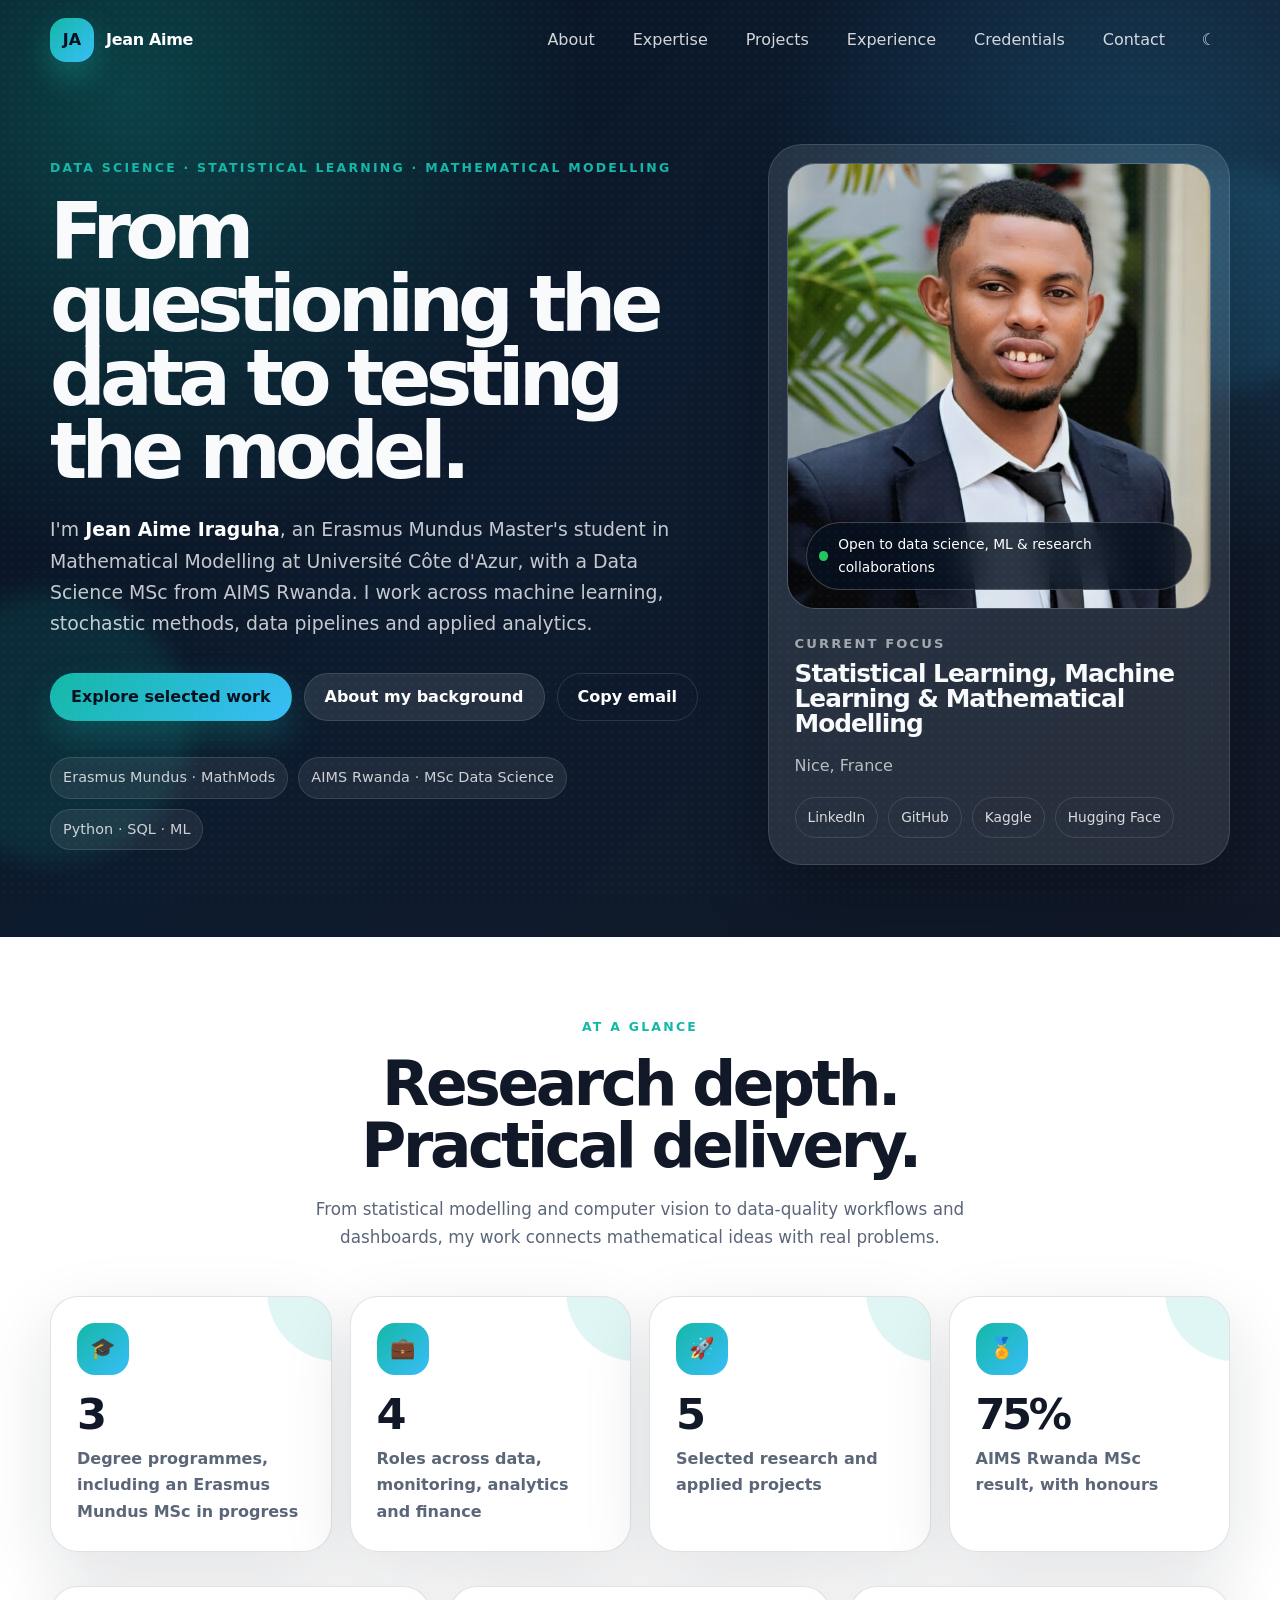
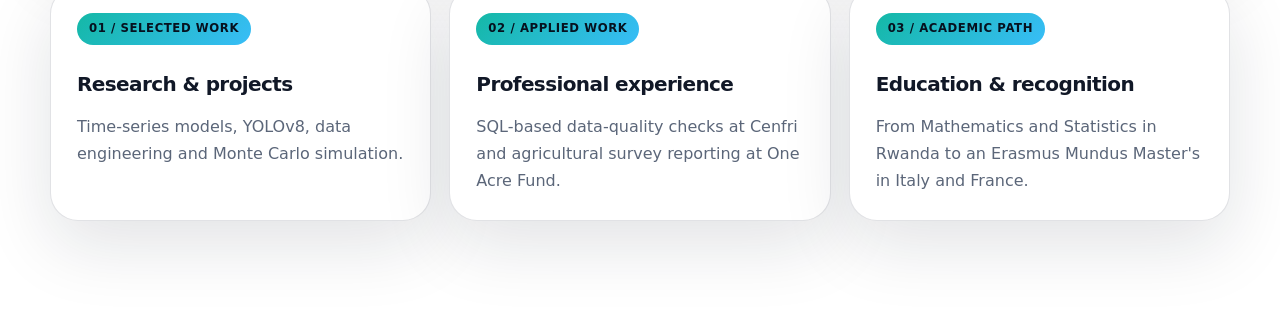
<file: index.html>
<!DOCTYPE html>
<html lang="en">
<head>
  <meta charset="UTF-8" />
  <meta name="viewport" content="width=device-width, initial-scale=1.0" />
  <meta name="description" content="Portfolio of Jean Aime Iraguha: Erasmus Mundus mathematical modelling student, AIMS Data Science graduate, and practitioner in machine learning, analytics and data engineering." />
  <meta name="keywords" content="Jean Aime Iraguha, Data Scientist, AI Engineer, Machine Learning, Data Engineering, Mathematical Modelling, Power BI, Python, SQL" />
  <meta name="author" content="Jean Aime Iraguha" />
  <meta property="og:title" content="Jean Aime Iraguha | Data Scientist & AI Researcher" />
  <meta property="og:description" content="Machine learning, mathematical modelling, research projects and practical data analytics by Jean Aime Iraguha." />
  <meta property="og:type" content="website" />
  <meta property="og:image" content="https://aime2k2.github.io/My-portifolio/assets/images/profile.jpg" />
  <meta name="theme-color" content="#07111f" />
  <title>Jean Aime Iraguha | Data Scientist & AI Researcher</title>
  <link rel="icon" href="assets/images/profile.jpg" />
  <link rel="stylesheet" href="css/styles.css?v=20261028.3" />
</head>
<body data-page="home">
  <div class="noise" aria-hidden="true"></div>

  <header class="site-header" id="top">
    <nav class="navbar" aria-label="Main navigation">
      <a class="brand" href="index.html" aria-label="Home">
        <span class="brand-mark">JA</span>
        <span class="brand-text">Jean Aime</span>
      </a>
      <button class="menu-toggle" id="menuToggle" aria-label="Open menu" aria-expanded="false">
        <span></span><span></span><span></span>
      </button>
      <div class="nav-links" id="navLinks">
        <a data-nav="about" href="about.html">About</a>
        <a data-nav="dashboard" href="dashboard.html">Expertise</a>
        <a data-nav="projects" href="projects.html">Projects</a>
        <a data-nav="experience" href="experience.html">Experience</a>
        <a data-nav="credentials" href="credentials.html">Credentials</a>
        <a data-nav="contact" href="contact.html">Contact</a>
        <button class="theme-toggle" id="themeToggle" aria-label="Toggle dark mode">☾</button>
      </div>
    </nav>
  </header>

  <main>
<section class="hero section-shell page-hero">
  <div class="hero-bg-orb hero-bg-orb-one"></div>
  <div class="hero-bg-orb hero-bg-orb-two"></div>
  <div class="hero-grid">
    <div class="hero-copy reveal">
      <p class="eyebrow">Data Science · Statistical Learning · Mathematical Modelling</p>
      <h1>From questioning the data to testing the model.</h1>
      <p class="hero-subtitle">
        I'm <strong>Jean Aime Iraguha</strong>, an Erasmus Mundus Master's student in Mathematical Modelling
        at Université Côte d'Azur, with a Data Science MSc from AIMS Rwanda.
        I work across machine learning, stochastic methods, data pipelines and applied analytics.
      </p>
      <div class="hero-actions">
        <a class="btn primary" href="projects.html">Explore selected work</a>
        <a class="btn secondary" id="heroResumeBtn" href="about.html">About my background</a>
        <button class="btn ghost" id="copyEmailBtn" type="button">Copy email</button>
      </div>
      <div class="trust-row" aria-label="Professional highlights">
        <span>Erasmus Mundus · MathMods</span>
        <span>AIMS Rwanda · MSc Data Science</span>
        <span>Python · SQL · ML</span>
      </div>
    </div>

    <aside class="profile-panel reveal" aria-label="Jean Aime Iraguha profile">
      <div class="profile-photo-wrap">
        <img id="profilePhoto" src="assets/images/profile.jpg" alt="Portrait of Jean Aime Iraguha" class="profile-photo" fetchpriority="high" />
        <div class="status-pill"><span class="pulse"></span><span id="availabilityText">Open to data science & research collaborations</span></div>
      </div>
      <div class="profile-details">
        <p class="profile-label">Current focus</p>
        <h2 id="headlineText">Statistical Learning & Mathematical Modelling</h2>
        <p id="locationText" class="muted">Nice, France</p>
        <div class="mini-links" id="miniLinks"></div>
      </div>
    </aside>
  </div>
</section>

<section class="section section-light landing-preview">
  <div class="section-heading reveal">
    <p class="eyebrow">At a glance</p>
    <h2>Research depth. Practical delivery.</h2>
    <p>From statistical modelling and computer vision to data-quality workflows and dashboards, my work connects mathematical ideas with real problems.</p>
  </div>
  <div class="stats-grid home-stats" id="statsGrid"></div>
  <div class="page-card-grid">
    <a class="page-card reveal" href="projects.html">
      <span>01 / Selected work</span>
      <h3>Research &amp; projects</h3>
      <p>Time-series models, YOLOv8, data engineering and Monte Carlo simulation.</p>
    </a>
    <a class="page-card reveal" href="experience.html">
      <span>02 / Applied work</span>
      <h3>Professional experience</h3>
      <p>SQL-based data-quality checks at Cenfri and agricultural survey reporting at One Acre Fund.</p>
    </a>
    <a class="page-card reveal" href="credentials.html">
      <span>03 / Academic path</span>
      <h3>Education &amp; recognition</h3>
      <p>From Mathematics and Statistics in Rwanda to an Erasmus Mundus Master's in Italy and France.</p>
    </a>
  </div>
</section>


  </main>

  <button class="back-to-top" id="backToTop" aria-label="Back to top">↑</button>

  <dialog class="project-modal" id="projectModal" aria-labelledby="modalTitle">
    <button class="modal-close" id="modalClose" aria-label="Close project details">×</button>
    <div id="modalContent"></div>
  </dialog>

  <script src="js/data.js?v=20261028.3"></script>
  <script src="js/main.js?v=20261028.3"></script>
</body>
</html>
</file>
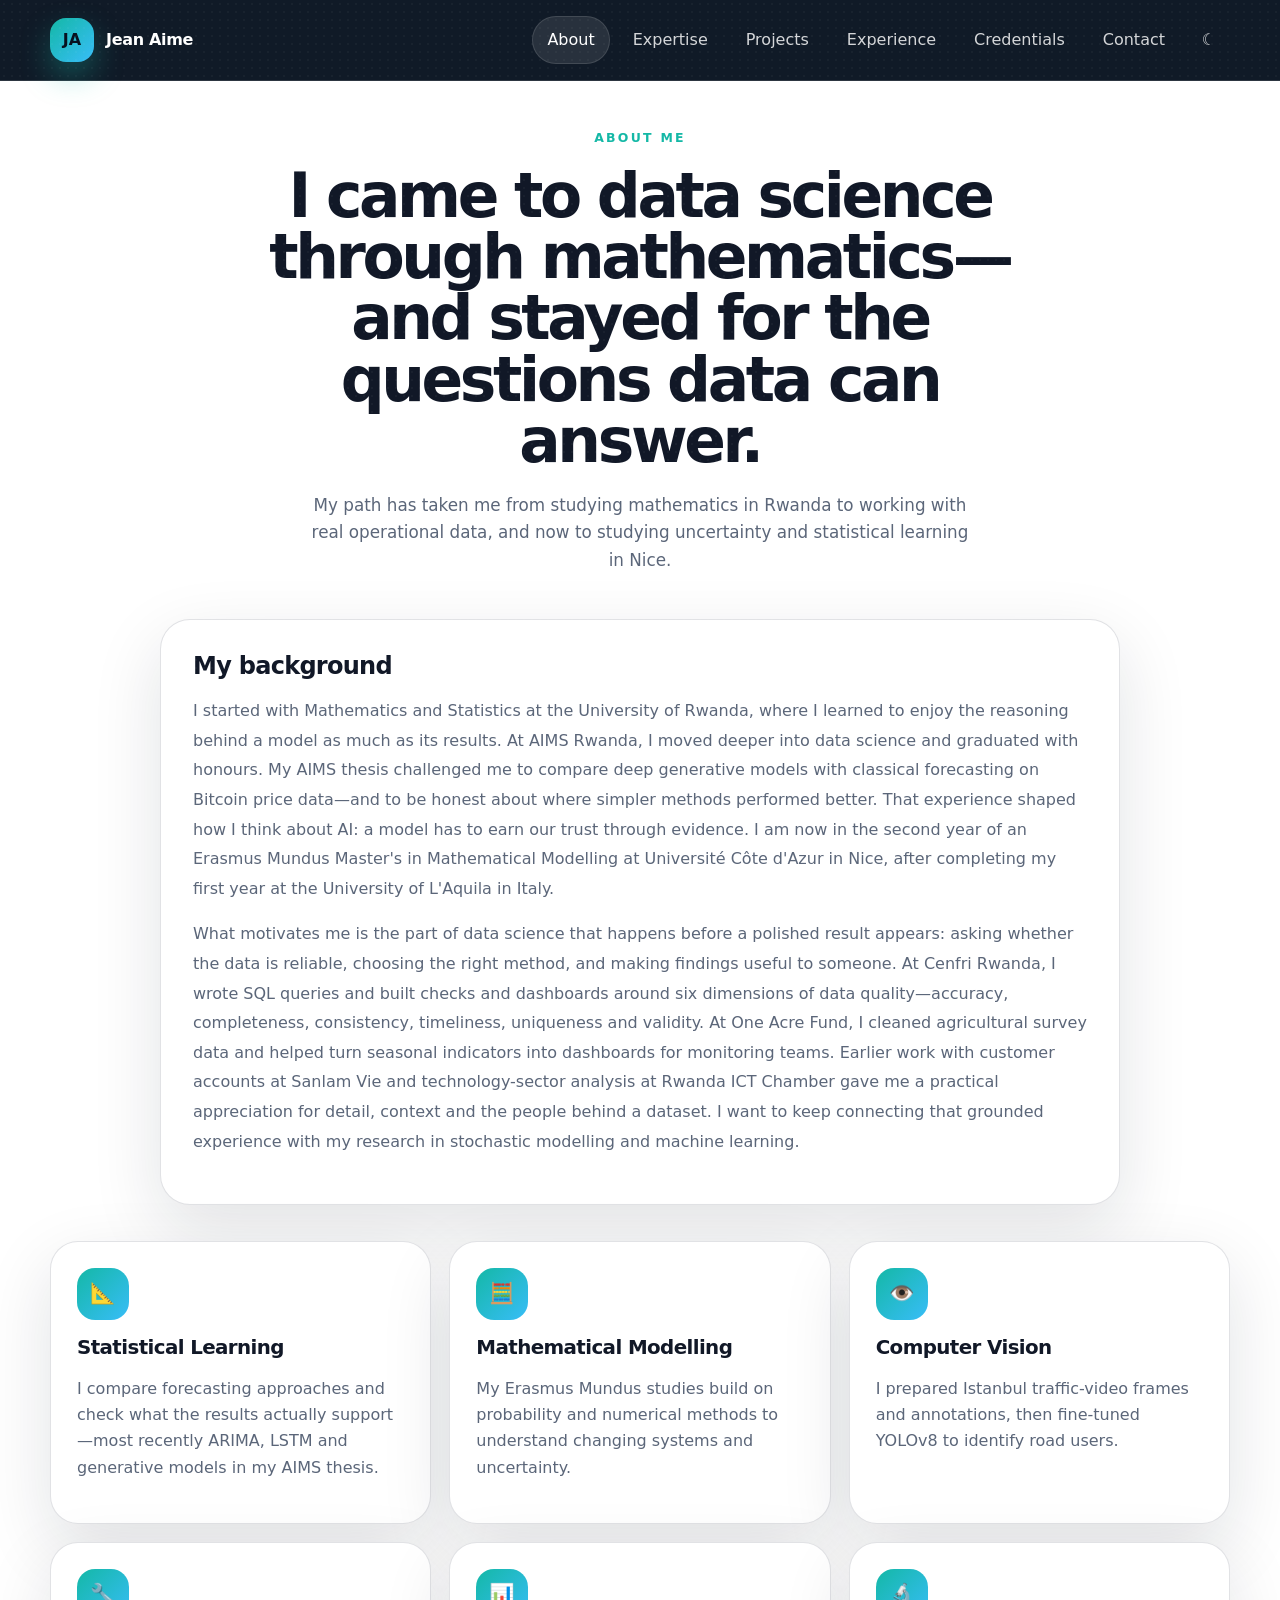
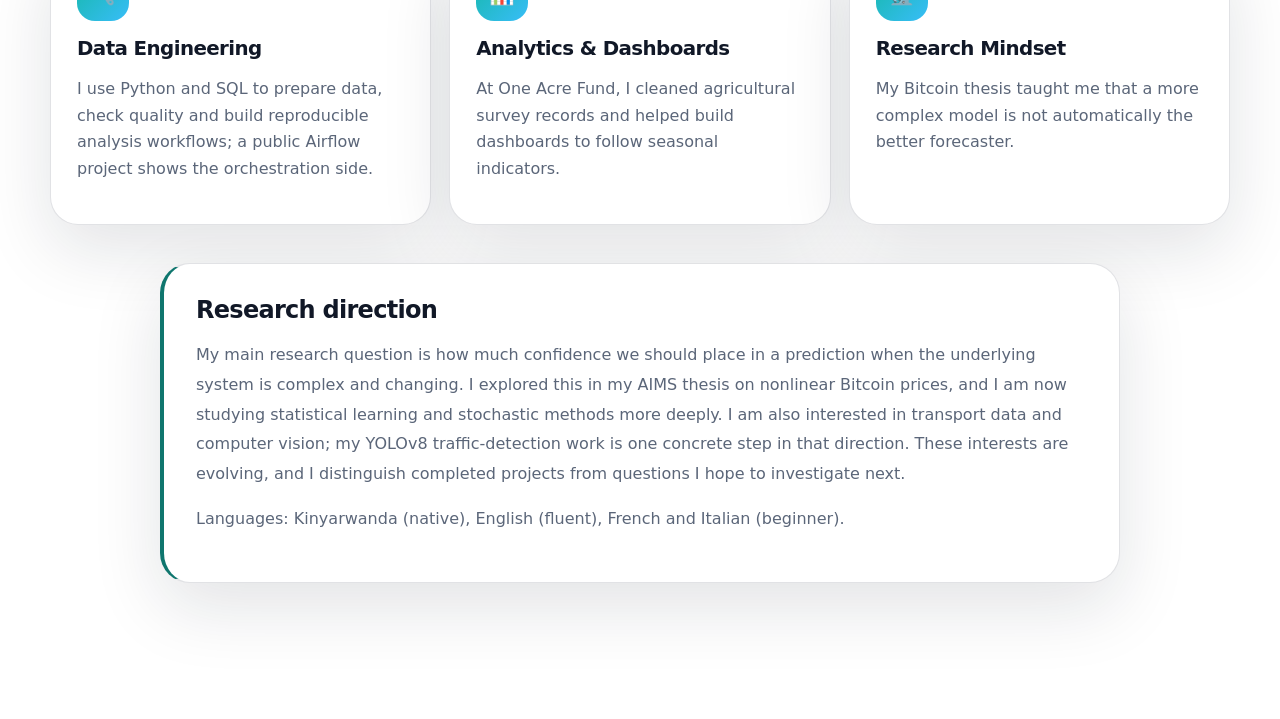
<file: about.html>
<!DOCTYPE html>
<html lang="en">
<head>
  <meta charset="UTF-8" />
  <meta name="viewport" content="width=device-width, initial-scale=1.0" />
  <meta name="description" content="Portfolio of Jean Aime Iraguha: Erasmus Mundus mathematical modelling student, AIMS Data Science graduate, and practitioner in machine learning, analytics and data engineering." />
  <meta name="keywords" content="Jean Aime Iraguha, Data Scientist, AI Engineer, Machine Learning, Data Engineering, Mathematical Modelling, Power BI, Python, SQL" />
  <meta name="author" content="Jean Aime Iraguha" />
  <meta property="og:title" content="Jean Aime Iraguha | Data Scientist & AI Engineer" />
  <meta property="og:description" content="Machine learning, mathematical modelling, research projects and practical data analytics by Jean Aime Iraguha." />
  <meta property="og:type" content="website" />
  <meta property="og:image" content="https://aime2k2.github.io/My-portifolio/assets/images/profile.jpg" />
  <meta name="theme-color" content="#07111f" />
  <title>About | Jean Aime Iraguha</title>
  <link rel="icon" href="assets/images/profile.jpg" />
  <link rel="stylesheet" href="css/styles.css?v=20261028.3" />
</head>
<body data-page="about">
  <div class="noise" aria-hidden="true"></div>

  <header class="site-header" id="top">
    <nav class="navbar" aria-label="Main navigation">
      <a class="brand" href="index.html" aria-label="Home">
        <span class="brand-mark">JA</span>
        <span class="brand-text">Jean Aime</span>
      </a>
      <button class="menu-toggle" id="menuToggle" aria-label="Open menu" aria-expanded="false">
        <span></span><span></span><span></span>
      </button>
      <div class="nav-links" id="navLinks">
        <a data-nav="about" href="about.html">About</a>
        <a data-nav="dashboard" href="dashboard.html">Expertise</a>
        <a data-nav="projects" href="projects.html">Projects</a>
        <a data-nav="experience" href="experience.html">Experience</a>
        <a data-nav="credentials" href="credentials.html">Credentials</a>
        <a data-nav="contact" href="contact.html">Contact</a>
        <button class="theme-toggle" id="themeToggle" aria-label="Toggle dark mode">☾</button>
      </div>
    </nav>
  </header>

  <main>
<section class="section section-light page-section first-page-section">
  <div class="section-heading reveal">
    <p class="eyebrow">About me</p>
    <h2>I came to data science through mathematics—and stayed for the questions data can answer.</h2>
    <p>My path has taken me from studying mathematics in Rwanda to working with real operational data, and now to studying uncertainty and statistical learning in Nice.</p>
  </div>
  <div class="about-narrative reveal">
    <h3>My background</h3>
    <p>
      I started with Mathematics and Statistics at the University of Rwanda, where I learned to enjoy the reasoning behind a model as much as its results. At AIMS Rwanda, I moved deeper into data science and graduated with honours. My AIMS thesis challenged me to compare deep generative models with classical forecasting on Bitcoin price data—and to be honest about where simpler methods performed better. That experience shaped how I think about AI: a model has to earn our trust through evidence. I am now in the second year of an Erasmus Mundus Master's in Mathematical Modelling at Université Côte d'Azur in Nice, after completing my first year at the University of L'Aquila in Italy.
    </p>
    <p>
      What motivates me is the part of data science that happens before a polished result appears: asking whether the data is reliable, choosing the right method, and making findings useful to someone. At Cenfri Rwanda, I wrote SQL queries and built checks and dashboards around six dimensions of data quality—accuracy, completeness, consistency, timeliness, uniqueness and validity. At One Acre Fund, I cleaned agricultural survey data and helped turn seasonal indicators into dashboards for monitoring teams. Earlier work with customer accounts at Sanlam Vie and technology-sector analysis at Rwanda ICT Chamber gave me a practical appreciation for detail, context and the people behind a dataset. I want to keep connecting that grounded experience with my research in stochastic modelling and machine learning.
    </p>
  </div>
  <div class="value-grid" id="valueGrid"></div>
  <div class="about-narrative research-note reveal">
    <h3>Research direction</h3>
    <p>
      My main research question is how much confidence we should place in a prediction when the underlying system is complex and changing. I explored this in my AIMS thesis on nonlinear Bitcoin prices, and I am now studying statistical learning and stochastic methods more deeply. I am also interested in transport data and computer vision; my YOLOv8 traffic-detection work is one concrete step in that direction. These interests are evolving, and I distinguish completed projects from questions I hope to investigate next.
    </p>
    <p class="muted">Languages: Kinyarwanda (native), English (fluent), French and Italian (beginner).</p>
  </div>
</section>


  </main>

  <button class="back-to-top" id="backToTop" aria-label="Back to top">↑</button>

  <dialog class="project-modal" id="projectModal" aria-labelledby="modalTitle">
    <button class="modal-close" id="modalClose" aria-label="Close project details">×</button>
    <div id="modalContent"></div>
  </dialog>

  <script src="js/data.js?v=20261028.3"></script>
  <script src="js/main.js?v=20261028.3"></script>
</body>
</html>
</file>
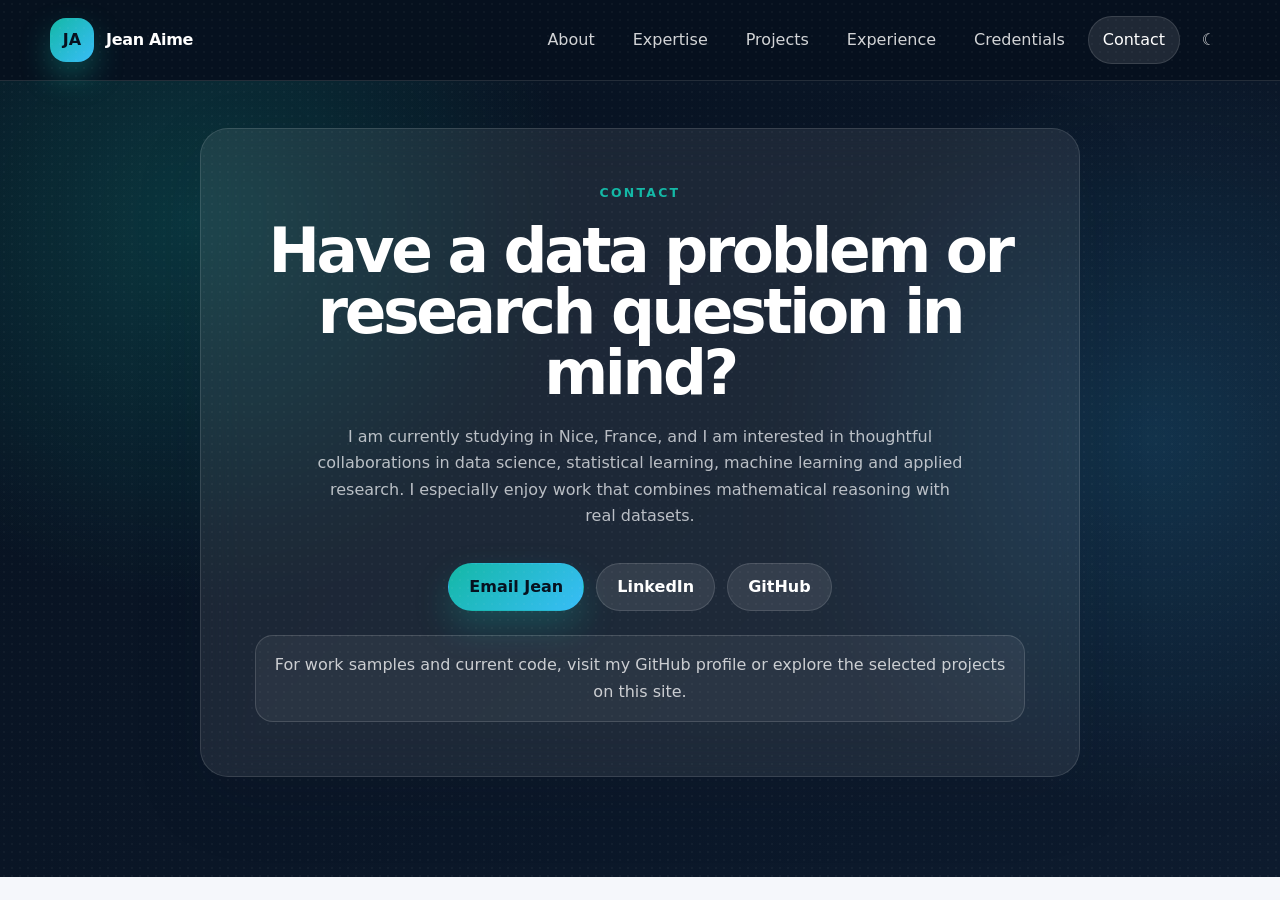
<file: contact.html>
<!DOCTYPE html>
<html lang="en">
<head>
  <meta charset="UTF-8" />
  <meta name="viewport" content="width=device-width, initial-scale=1.0" />
  <meta name="description" content="Portfolio of Jean Aime Iraguha: Erasmus Mundus mathematical modelling student, AIMS Data Science graduate, and practitioner in machine learning, analytics and data engineering." />
  <meta name="keywords" content="Jean Aime Iraguha, Data Scientist, AI Engineer, Machine Learning, Data Engineering, Mathematical Modelling, Power BI, Python, SQL" />
  <meta name="author" content="Jean Aime Iraguha" />
  <meta property="og:title" content="Jean Aime Iraguha | Data Scientist & AI Engineer" />
  <meta property="og:description" content="Machine learning, mathematical modelling, research projects and practical data analytics by Jean Aime Iraguha." />
  <meta property="og:type" content="website" />
  <meta property="og:image" content="https://aime2k2.github.io/My-portifolio/assets/images/profile.jpg" />
  <meta name="theme-color" content="#07111f" />
  <title>Contact | Jean Aime Iraguha</title>
  <link rel="icon" href="assets/images/profile.jpg" />
  <link rel="stylesheet" href="css/styles.css?v=20261028.3" />
</head>
<body data-page="contact">
  <div class="noise" aria-hidden="true"></div>

  <header class="site-header" id="top">
    <nav class="navbar" aria-label="Main navigation">
      <a class="brand" href="index.html" aria-label="Home">
        <span class="brand-mark">JA</span>
        <span class="brand-text">Jean Aime</span>
      </a>
      <button class="menu-toggle" id="menuToggle" aria-label="Open menu" aria-expanded="false">
        <span></span><span></span><span></span>
      </button>
      <div class="nav-links" id="navLinks">
        <a data-nav="about" href="about.html">About</a>
        <a data-nav="dashboard" href="dashboard.html">Expertise</a>
        <a data-nav="projects" href="projects.html">Projects</a>
        <a data-nav="experience" href="experience.html">Experience</a>
        <a data-nav="credentials" href="credentials.html">Credentials</a>
        <a data-nav="contact" href="contact.html">Contact</a>
        <button class="theme-toggle" id="themeToggle" aria-label="Toggle dark mode">☾</button>
      </div>
    </nav>
  </header>

  <main>
<section class="section contact-section first-page-section">
  <div class="contact-card reveal">
    <p class="eyebrow">Contact</p>
    <h2>Have a data problem or research question in mind?</h2>
    <p>
      I am currently studying in Nice, France, and I am interested in thoughtful collaborations in data science, statistical learning, machine learning and applied research. I especially enjoy work that combines mathematical reasoning with real datasets.
    </p>
    <div class="contact-actions" id="contactActions"></div>
    <div class="contact-note">
      For work samples and current code, visit my GitHub profile or explore the selected projects on this site.
    </div>
  </div>
</section>
  </main>

  <button class="back-to-top" id="backToTop" aria-label="Back to top">↑</button>

  <dialog class="project-modal" id="projectModal" aria-labelledby="modalTitle">
    <button class="modal-close" id="modalClose" aria-label="Close project details">×</button>
    <div id="modalContent"></div>
  </dialog>

  <script src="js/data.js?v=20261028.3"></script>
  <script src="js/main.js?v=20261028.3"></script>
</body>
</html>
</file>
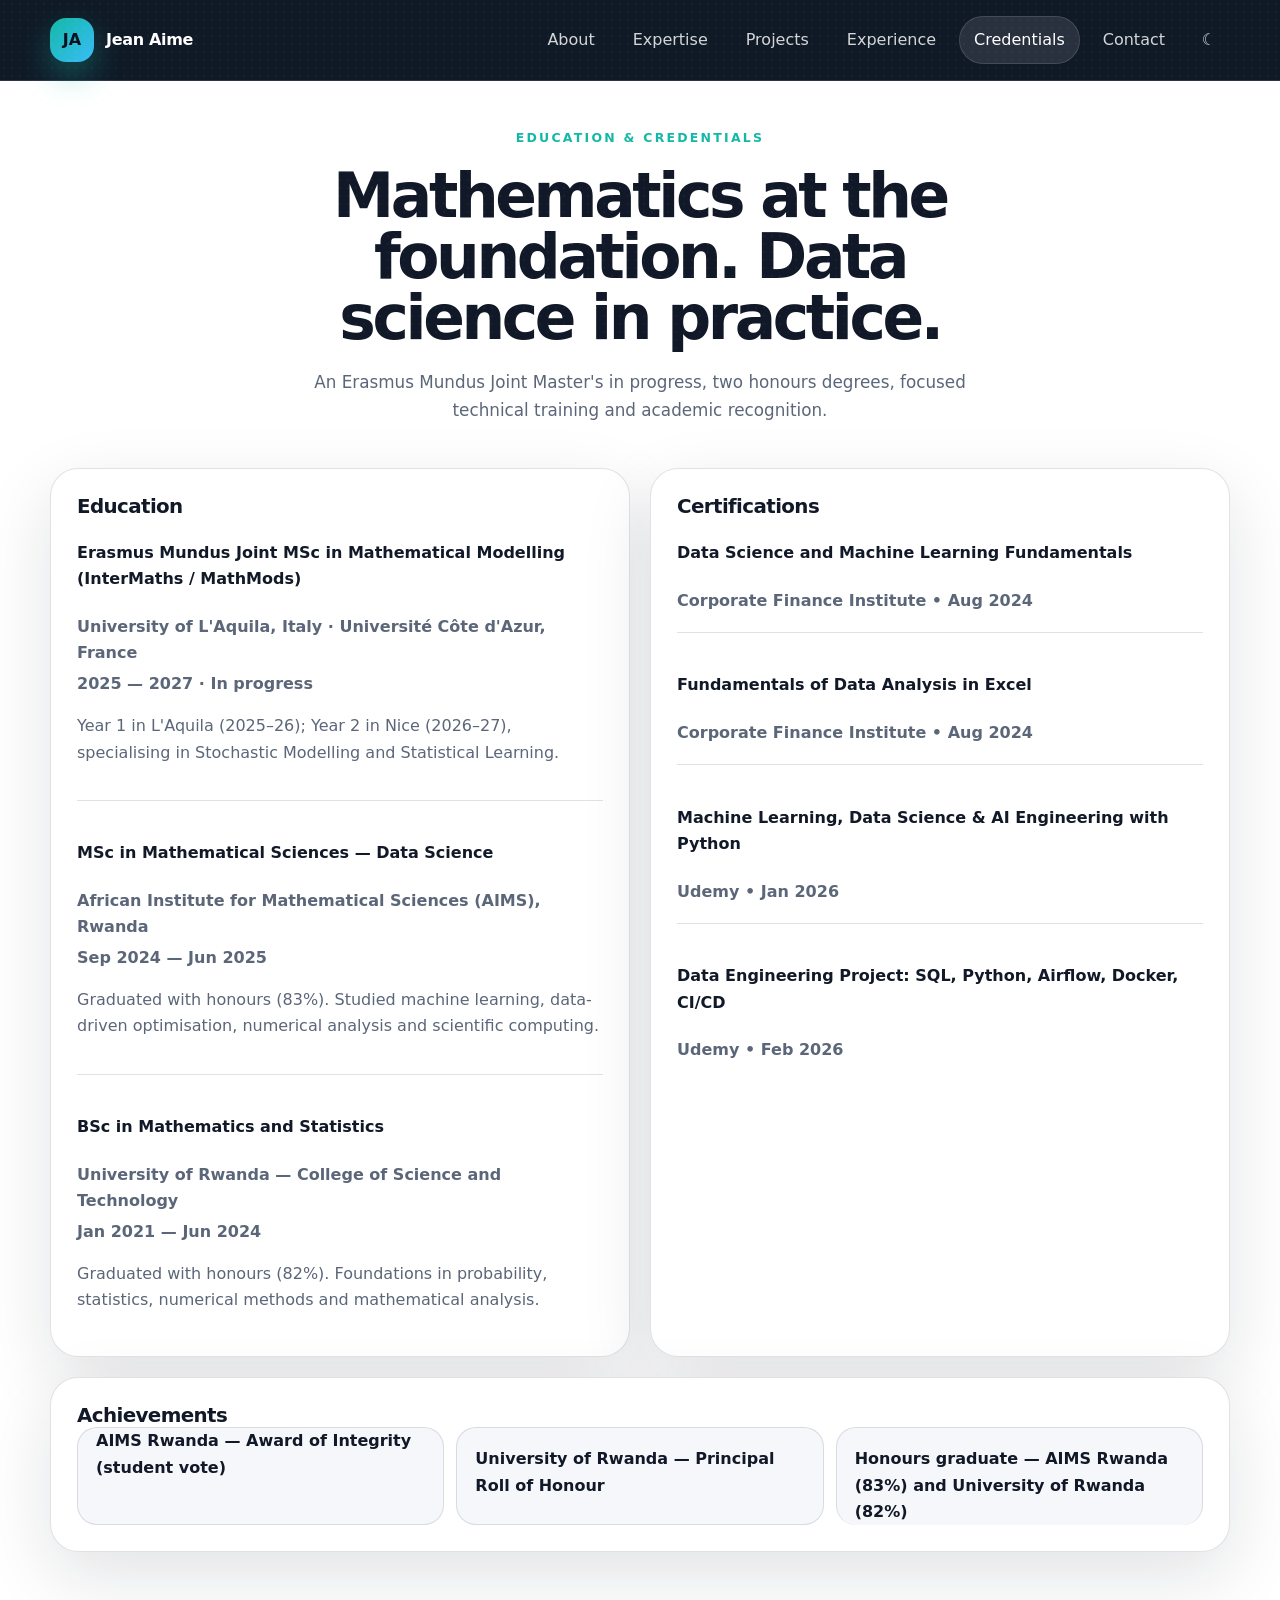
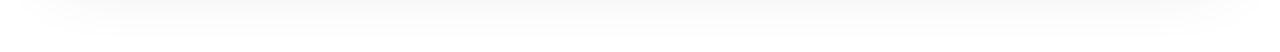
<file: credentials.html>
<!DOCTYPE html>
<html lang="en">
<head>
  <meta charset="UTF-8" />
  <meta name="viewport" content="width=device-width, initial-scale=1.0" />
  <meta name="description" content="Portfolio of Jean Aime Iraguha: Erasmus Mundus mathematical modelling student, AIMS Data Science graduate, and practitioner in machine learning, analytics and data engineering." />
  <meta name="keywords" content="Jean Aime Iraguha, Data Scientist, AI Engineer, Machine Learning, Data Engineering, Mathematical Modelling, Power BI, Python, SQL" />
  <meta name="author" content="Jean Aime Iraguha" />
  <meta property="og:title" content="Jean Aime Iraguha | Data Scientist & AI Engineer" />
  <meta property="og:description" content="Machine learning, mathematical modelling, research projects and practical data analytics by Jean Aime Iraguha." />
  <meta property="og:type" content="website" />
  <meta property="og:image" content="https://aime2k2.github.io/My-portifolio/assets/images/profile.jpg" />
  <meta name="theme-color" content="#07111f" />
  <title>Credentials | Jean Aime Iraguha</title>
  <link rel="icon" href="assets/images/profile.jpg" />
  <link rel="stylesheet" href="css/styles.css?v=20261028.3" />
</head>
<body data-page="credentials">
  <div class="noise" aria-hidden="true"></div>

  <header class="site-header" id="top">
    <nav class="navbar" aria-label="Main navigation">
      <a class="brand" href="index.html" aria-label="Home">
        <span class="brand-mark">JA</span>
        <span class="brand-text">Jean Aime</span>
      </a>
      <button class="menu-toggle" id="menuToggle" aria-label="Open menu" aria-expanded="false">
        <span></span><span></span><span></span>
      </button>
      <div class="nav-links" id="navLinks">
        <a data-nav="about" href="about.html">About</a>
        <a data-nav="dashboard" href="dashboard.html">Expertise</a>
        <a data-nav="projects" href="projects.html">Projects</a>
        <a data-nav="experience" href="experience.html">Experience</a>
        <a data-nav="credentials" href="credentials.html">Credentials</a>
        <a data-nav="contact" href="contact.html">Contact</a>
        <button class="theme-toggle" id="themeToggle" aria-label="Toggle dark mode">☾</button>
      </div>
    </nav>
  </header>

  <main>
<section class="section section-light first-page-section">
  <div class="section-heading reveal">
    <p class="eyebrow">Education & Credentials</p>
    <h2>Mathematics at the foundation. Data science in practice.</h2>
    <p>An Erasmus Mundus Joint Master's in progress, two honours degrees, focused technical training and academic recognition.</p>
  </div>
  <div class="credentials-layout">
    <div class="credential-card reveal">
      <h3>Education</h3>
      <div id="educationList"></div>
    </div>
    <div class="credential-card reveal">
      <h3>Certifications</h3>
      <div id="certificationList"></div>
    </div>
    <div class="credential-card reveal wide">
      <h3>Achievements</h3>
      <div id="achievementList" class="achievement-list"></div>
    </div>
  </div>
</section>
  </main>

  <button class="back-to-top" id="backToTop" aria-label="Back to top">↑</button>

  <dialog class="project-modal" id="projectModal" aria-labelledby="modalTitle">
    <button class="modal-close" id="modalClose" aria-label="Close project details">×</button>
    <div id="modalContent"></div>
  </dialog>

  <script src="js/data.js?v=20261028.3"></script>
  <script src="js/main.js?v=20261028.3"></script>
</body>
</html>
</file>
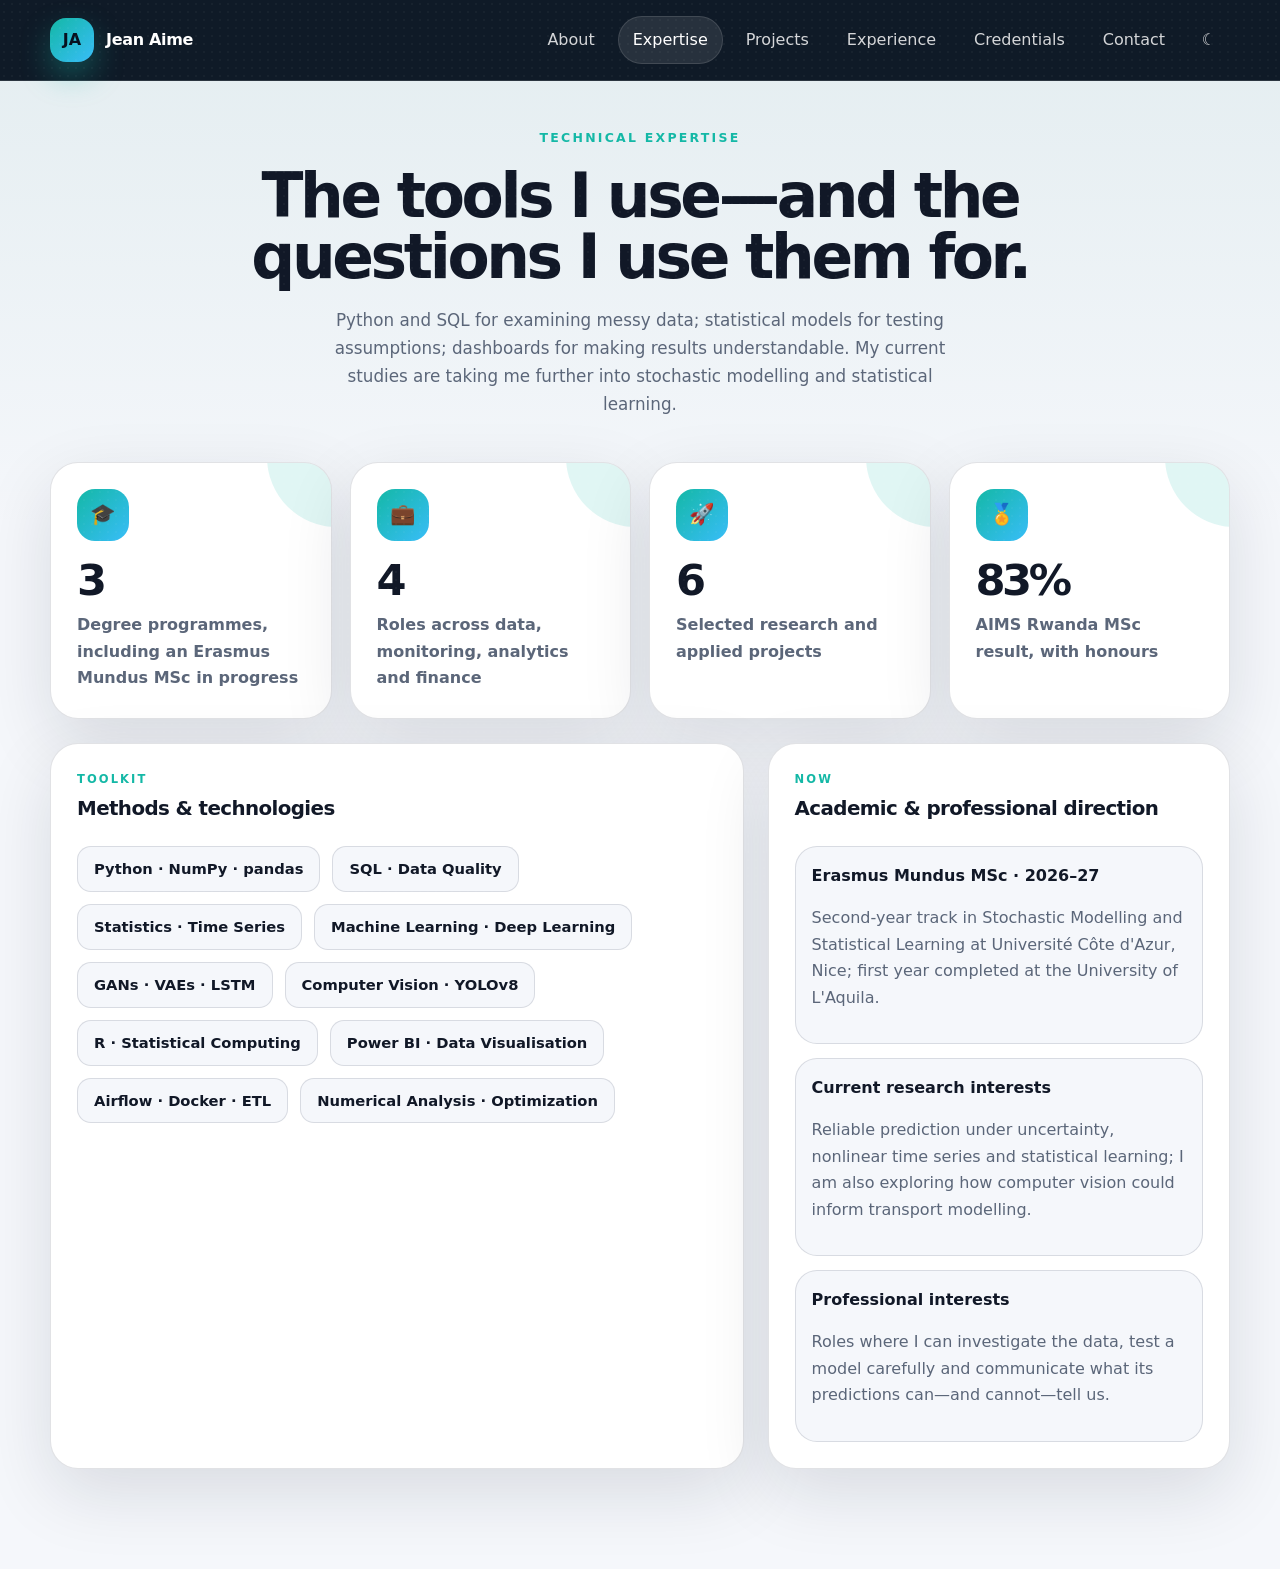
<file: dashboard.html>
<!DOCTYPE html>
<html lang="en">
<head>
  <meta charset="UTF-8" />
  <meta name="viewport" content="width=device-width, initial-scale=1.0" />
  <meta name="description" content="Portfolio of Jean Aime Iraguha: Erasmus Mundus mathematical modelling student, AIMS Data Science graduate, and practitioner in machine learning, analytics and data engineering." />
  <meta name="keywords" content="Jean Aime Iraguha, Data Scientist, AI Engineer, Machine Learning, Data Engineering, Mathematical Modelling, Power BI, Python, SQL" />
  <meta name="author" content="Jean Aime Iraguha" />
  <meta property="og:title" content="Jean Aime Iraguha | Data Scientist & AI Engineer" />
  <meta property="og:description" content="Machine learning, mathematical modelling, research projects and practical data analytics by Jean Aime Iraguha." />
  <meta property="og:type" content="website" />
  <meta property="og:image" content="https://aime2k2.github.io/My-portifolio/assets/images/profile.jpg" />
  <meta name="theme-color" content="#07111f" />
  <title>Expertise | Jean Aime Iraguha</title>
  <link rel="icon" href="assets/images/profile.jpg" />
  <link rel="stylesheet" href="css/styles.css?v=20261028.3" />
</head>
<body data-page="dashboard">
  <div class="noise" aria-hidden="true"></div>

  <header class="site-header" id="top">
    <nav class="navbar" aria-label="Main navigation">
      <a class="brand" href="index.html" aria-label="Home">
        <span class="brand-mark">JA</span>
        <span class="brand-text">Jean Aime</span>
      </a>
      <button class="menu-toggle" id="menuToggle" aria-label="Open menu" aria-expanded="false">
        <span></span><span></span><span></span>
      </button>
      <div class="nav-links" id="navLinks">
        <a data-nav="about" href="about.html">About</a>
        <a data-nav="dashboard" href="dashboard.html">Expertise</a>
        <a data-nav="projects" href="projects.html">Projects</a>
        <a data-nav="experience" href="experience.html">Experience</a>
        <a data-nav="credentials" href="credentials.html">Credentials</a>
        <a data-nav="contact" href="contact.html">Contact</a>
        <button class="theme-toggle" id="themeToggle" aria-label="Toggle dark mode">☾</button>
      </div>
    </nav>
  </header>

  <main>
<section class="section dashboard-section first-page-section">
  <div class="section-heading reveal">
    <p class="eyebrow">Technical expertise</p>
    <h2>The tools I use—and the questions I use them for.</h2>
    <p>Python and SQL for examining messy data; statistical models for testing assumptions; dashboards for making results understandable. My current studies are taking me further into stochastic modelling and statistical learning.</p>
  </div>
  <div class="stats-grid" id="statsGrid"></div>
  <div class="dashboard-grid">
    <div class="chart-card reveal">
      <div class="card-title-row">
        <div><p class="eyebrow compact">Toolkit</p><h3>Methods &amp; technologies</h3></div>
      </div>
      <div id="skillBars"></div>
    </div>
    <div class="chart-card reveal">
      <div class="card-title-row">
        <div><p class="eyebrow compact">Now</p><h3>Academic &amp; professional direction</h3></div>
      </div>
      <div class="status-board" id="statusBoard"></div>
    </div>
  </div>
</section>


  </main>

  <button class="back-to-top" id="backToTop" aria-label="Back to top">↑</button>

  <dialog class="project-modal" id="projectModal" aria-labelledby="modalTitle">
    <button class="modal-close" id="modalClose" aria-label="Close project details">×</button>
    <div id="modalContent"></div>
  </dialog>

  <script src="js/data.js?v=20261028.3"></script>
  <script src="js/main.js?v=20261028.3"></script>
</body>
</html>
</file>
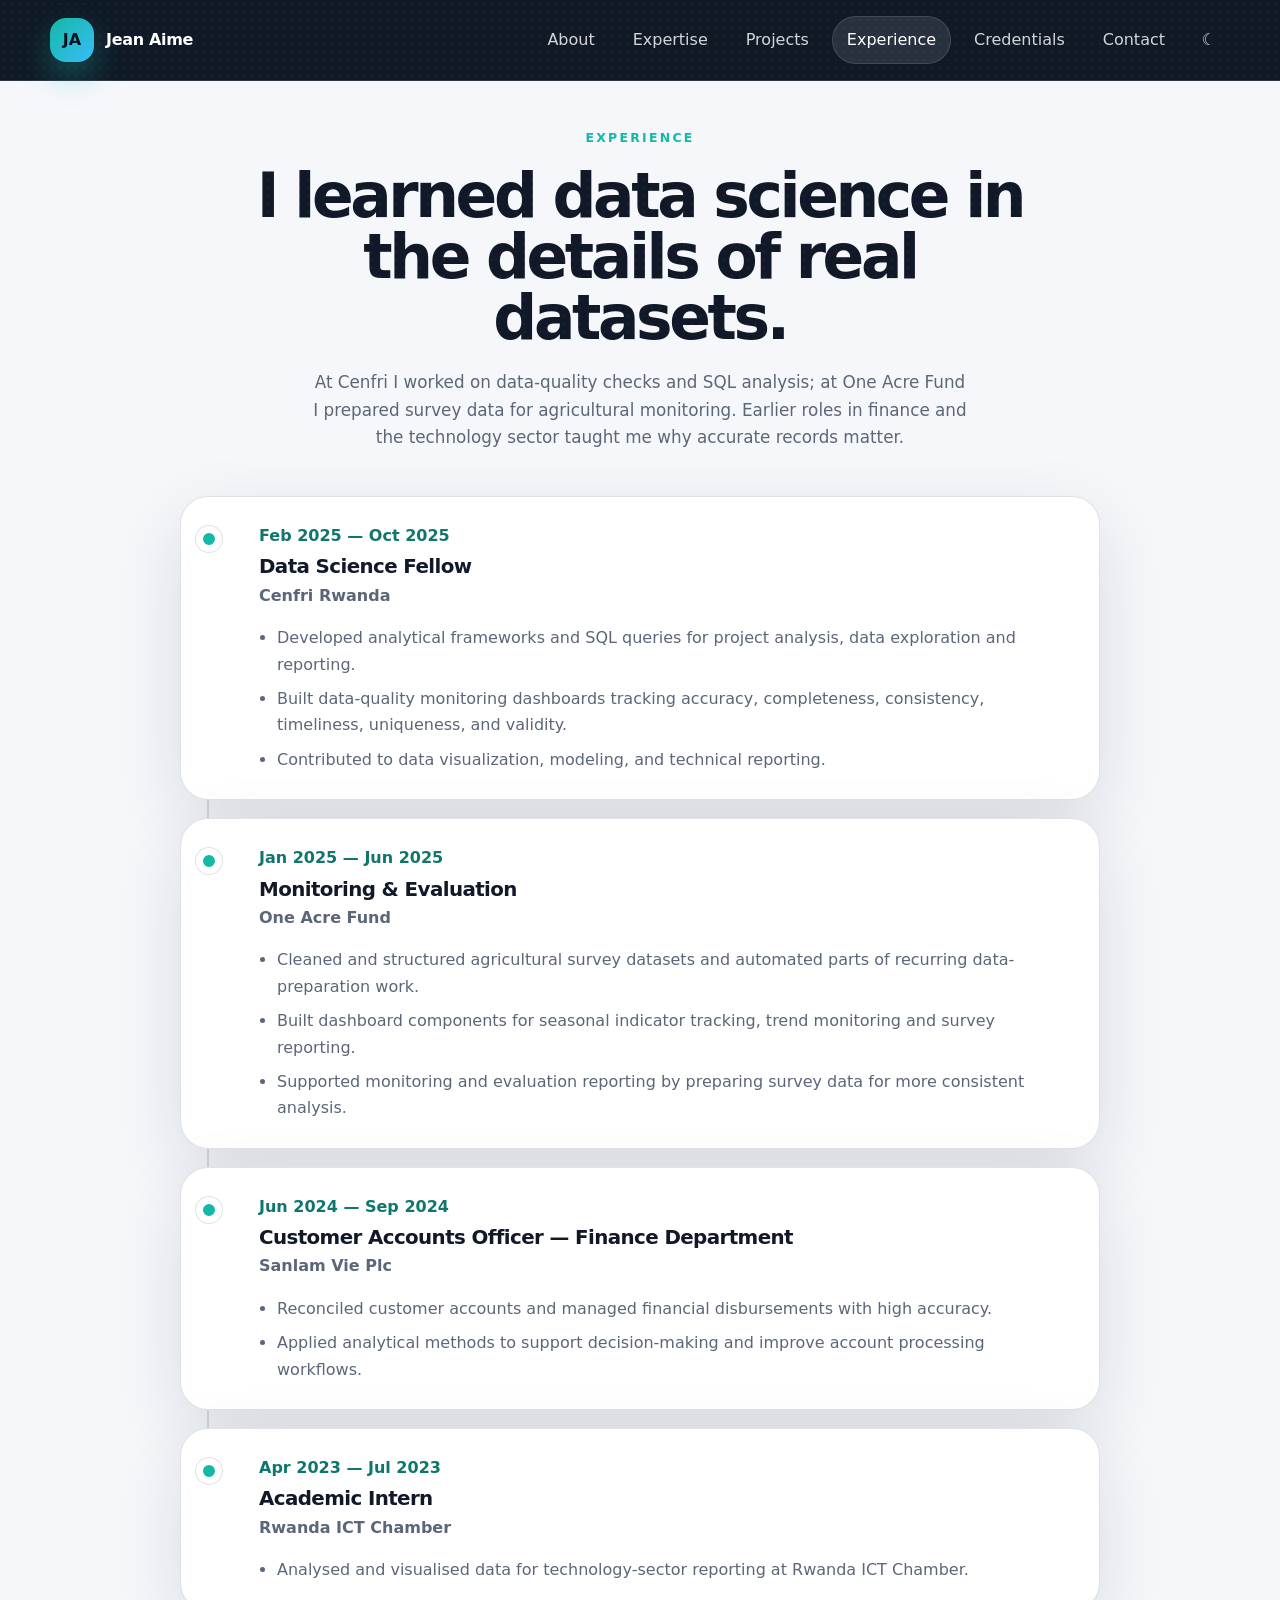
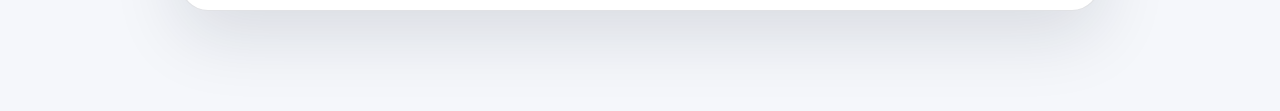
<file: experience.html>
<!DOCTYPE html>
<html lang="en">
<head>
  <meta charset="UTF-8" />
  <meta name="viewport" content="width=device-width, initial-scale=1.0" />
  <meta name="description" content="Portfolio of Jean Aime Iraguha: Erasmus Mundus mathematical modelling student, AIMS Data Science graduate, and practitioner in machine learning, analytics and data engineering." />
  <meta name="keywords" content="Jean Aime Iraguha, Data Scientist, AI Engineer, Machine Learning, Data Engineering, Mathematical Modelling, Power BI, Python, SQL" />
  <meta name="author" content="Jean Aime Iraguha" />
  <meta property="og:title" content="Jean Aime Iraguha | Data Scientist & AI Engineer" />
  <meta property="og:description" content="Machine learning, mathematical modelling, research projects and practical data analytics by Jean Aime Iraguha." />
  <meta property="og:type" content="website" />
  <meta property="og:image" content="https://aime2k2.github.io/My-portifolio/assets/images/profile.jpg" />
  <meta name="theme-color" content="#07111f" />
  <title>Experience | Jean Aime Iraguha</title>
  <link rel="icon" href="assets/images/profile.jpg" />
  <link rel="stylesheet" href="css/styles.css?v=20261028.3" />
</head>
<body data-page="experience">
  <div class="noise" aria-hidden="true"></div>

  <header class="site-header" id="top">
    <nav class="navbar" aria-label="Main navigation">
      <a class="brand" href="index.html" aria-label="Home">
        <span class="brand-mark">JA</span>
        <span class="brand-text">Jean Aime</span>
      </a>
      <button class="menu-toggle" id="menuToggle" aria-label="Open menu" aria-expanded="false">
        <span></span><span></span><span></span>
      </button>
      <div class="nav-links" id="navLinks">
        <a data-nav="about" href="about.html">About</a>
        <a data-nav="dashboard" href="dashboard.html">Expertise</a>
        <a data-nav="projects" href="projects.html">Projects</a>
        <a data-nav="experience" href="experience.html">Experience</a>
        <a data-nav="credentials" href="credentials.html">Credentials</a>
        <a data-nav="contact" href="contact.html">Contact</a>
        <button class="theme-toggle" id="themeToggle" aria-label="Toggle dark mode">☾</button>
      </div>
    </nav>
  </header>

  <main>
<section class="section first-page-section">
  <div class="section-heading reveal">
    <p class="eyebrow">Experience</p>
    <h2>I learned data science in the details of real datasets.</h2>
    <p>At Cenfri I worked on data-quality checks and SQL analysis; at One Acre Fund I prepared survey data for agricultural monitoring. Earlier roles in finance and the technology sector taught me why accurate records matter.</p>
  </div>
  <div class="timeline" id="experienceTimeline"></div>
</section>
  </main>

  <button class="back-to-top" id="backToTop" aria-label="Back to top">↑</button>

  <dialog class="project-modal" id="projectModal" aria-labelledby="modalTitle">
    <button class="modal-close" id="modalClose" aria-label="Close project details">×</button>
    <div id="modalContent"></div>
  </dialog>

  <script src="js/data.js?v=20261028.3"></script>
  <script src="js/main.js?v=20261028.3"></script>
</body>
</html>
</file>
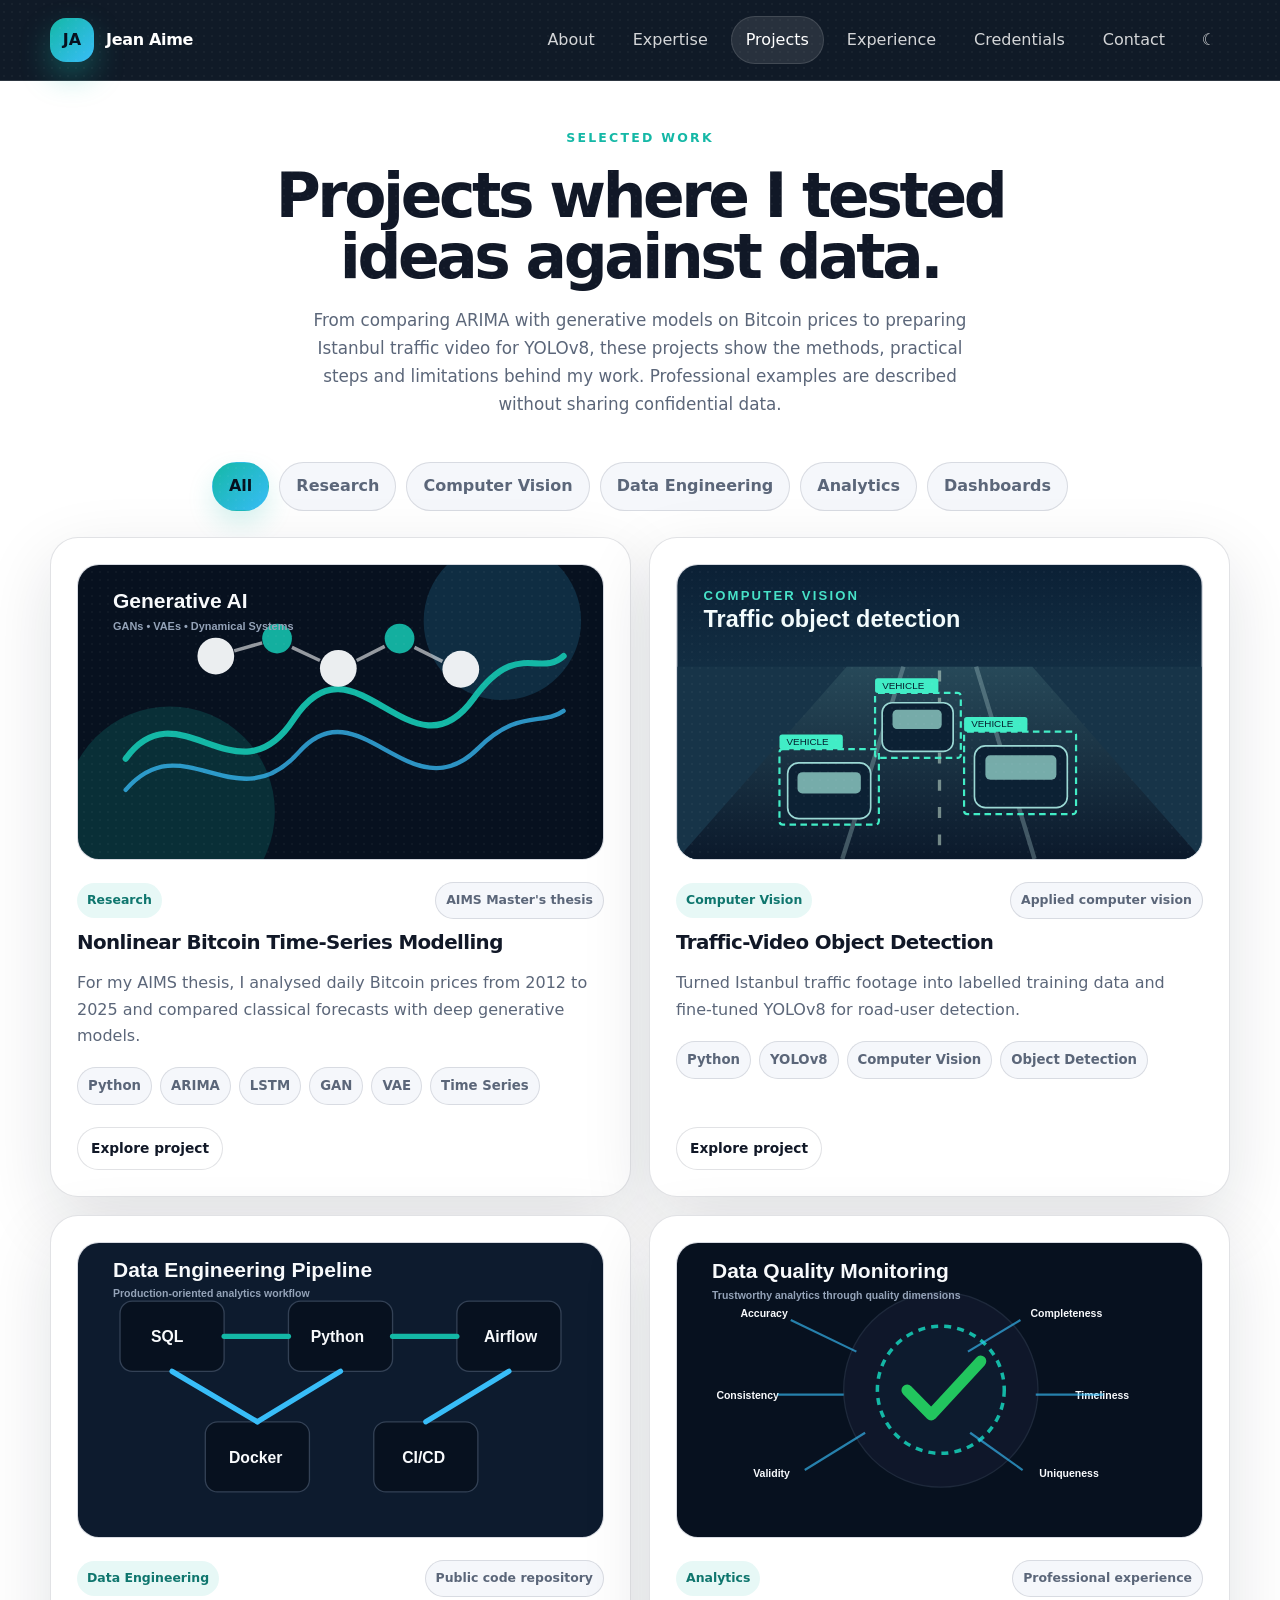
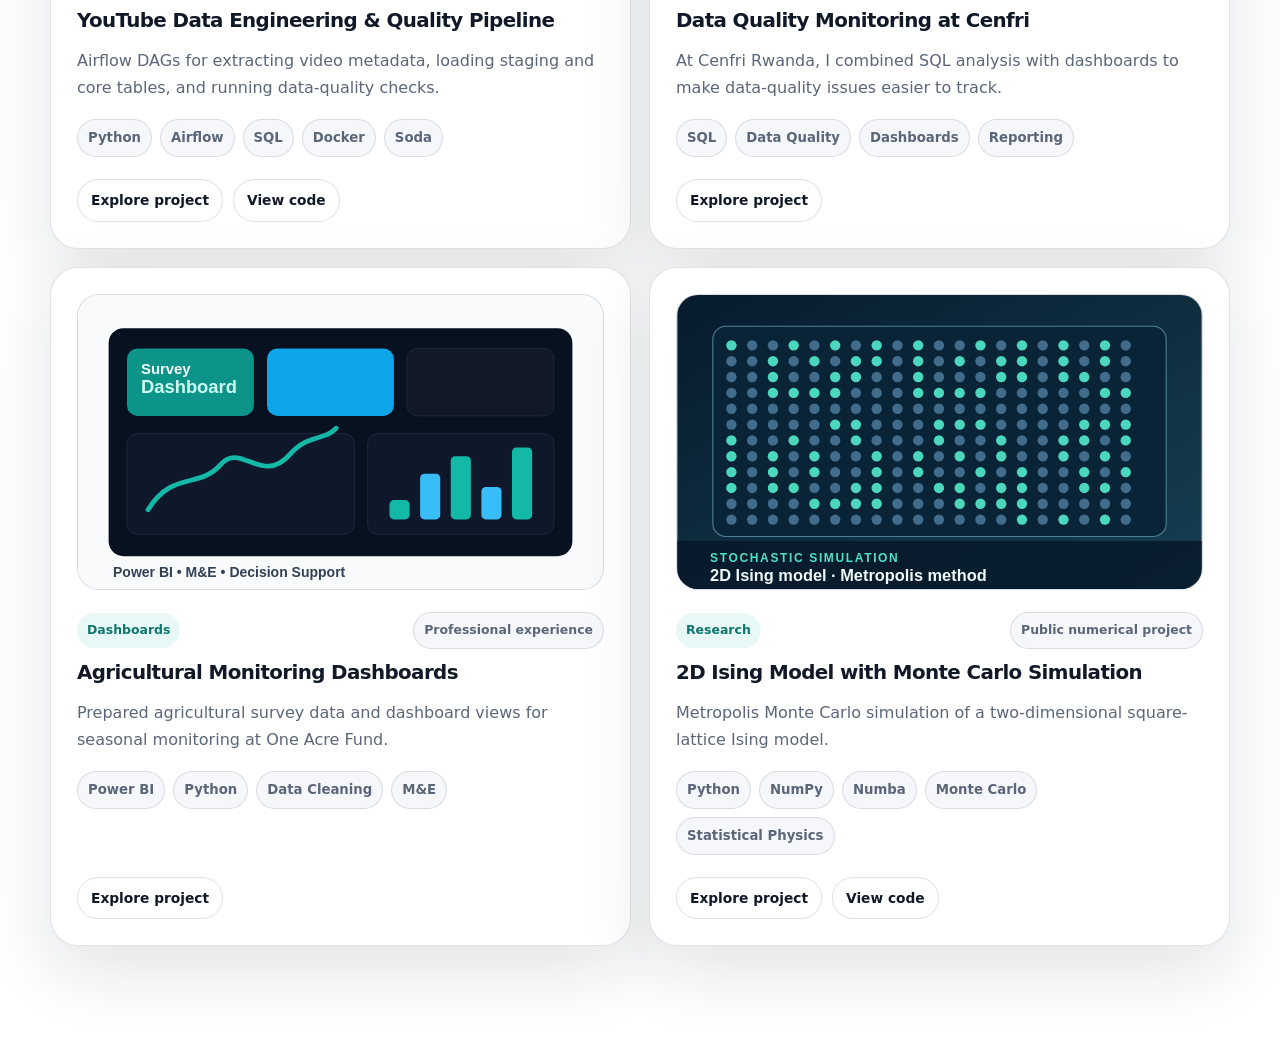
<file: projects.html>
<!DOCTYPE html>
<html lang="en">
<head>
  <meta charset="UTF-8" />
  <meta name="viewport" content="width=device-width, initial-scale=1.0" />
  <meta name="description" content="Portfolio of Jean Aime Iraguha: Erasmus Mundus mathematical modelling student, AIMS Data Science graduate, and practitioner in machine learning, analytics and data engineering." />
  <meta name="keywords" content="Jean Aime Iraguha, Data Scientist, AI Engineer, Machine Learning, Data Engineering, Mathematical Modelling, Power BI, Python, SQL" />
  <meta name="author" content="Jean Aime Iraguha" />
  <meta property="og:title" content="Jean Aime Iraguha | Data Scientist & AI Engineer" />
  <meta property="og:description" content="Machine learning, mathematical modelling, research projects and practical data analytics by Jean Aime Iraguha." />
  <meta property="og:type" content="website" />
  <meta property="og:image" content="https://aime2k2.github.io/My-portifolio/assets/images/profile.jpg" />
  <meta name="theme-color" content="#07111f" />
  <title>Projects | Jean Aime Iraguha</title>
  <link rel="icon" href="assets/images/profile.jpg" />
  <link rel="stylesheet" href="css/styles.css?v=20261028.3" />
</head>
<body data-page="projects">
  <div class="noise" aria-hidden="true"></div>

  <header class="site-header" id="top">
    <nav class="navbar" aria-label="Main navigation">
      <a class="brand" href="index.html" aria-label="Home">
        <span class="brand-mark">JA</span>
        <span class="brand-text">Jean Aime</span>
      </a>
      <button class="menu-toggle" id="menuToggle" aria-label="Open menu" aria-expanded="false">
        <span></span><span></span><span></span>
      </button>
      <div class="nav-links" id="navLinks">
        <a data-nav="about" href="about.html">About</a>
        <a data-nav="dashboard" href="dashboard.html">Expertise</a>
        <a data-nav="projects" href="projects.html">Projects</a>
        <a data-nav="experience" href="experience.html">Experience</a>
        <a data-nav="credentials" href="credentials.html">Credentials</a>
        <a data-nav="contact" href="contact.html">Contact</a>
        <button class="theme-toggle" id="themeToggle" aria-label="Toggle dark mode">☾</button>
      </div>
    </nav>
  </header>

  <main>
<section class="section section-light first-page-section">
  <div class="section-heading reveal">
    <p class="eyebrow">Selected work</p>
    <h2>Projects where I tested ideas against data.</h2>
    <p>From comparing ARIMA with generative models on Bitcoin prices to preparing Istanbul traffic video for YOLOv8, these projects show the methods, practical steps and limitations behind my work. Professional examples are described without sharing confidential data.</p>
  </div>
  <div class="filter-row" id="projectFilters"></div>
  <div class="projects-grid" id="projectsGrid"></div>
</section>
  </main>

  <button class="back-to-top" id="backToTop" aria-label="Back to top">↑</button>

  <dialog class="project-modal" id="projectModal" aria-labelledby="modalTitle">
    <button class="modal-close" id="modalClose" aria-label="Close project details">×</button>
    <div id="modalContent"></div>
  </dialog>

  <script src="js/data.js?v=20261028.3"></script>
  <script src="js/main.js?v=20261028.3"></script>
</body>
</html>
</file>
<file: css/styles.css>
:root {
  --bg: #07111f;
  --bg-soft: #0d1b2e;
  --surface: #ffffff;
  --surface-soft: #f5f7fb;
  --surface-dark: #0e1b2b;
  --text: #111827;
  --text-muted: #5b6679;
  --text-inverse: #f8fafc;
  --line: rgba(15, 23, 42, 0.12);
  --line-dark: rgba(255, 255, 255, 0.12);
  --primary: #0f766e;
  --primary-strong: #14b8a6;
  --accent: #38bdf8;
  --warning: #f59e0b;
  --success: #22c55e;
  --shadow: 0 24px 70px rgba(15, 23, 42, 0.12);
  --shadow-dark: 0 24px 70px rgba(0, 0, 0, 0.28);
  --radius: 28px;
  --max-width: 1180px;
}

[data-theme="dark"] {
  --surface: #0b1220;
  --surface-soft: #07111f;
  --text: #f8fafc;
  --text-muted: #a7b4c8;
  --line: rgba(255, 255, 255, 0.12);
  --shadow: 0 24px 70px rgba(0, 0, 0, 0.35);
}

* {
  box-sizing: border-box;
}

html {
  scroll-behavior: smooth;
}

body {
  margin: 0;
  font-family: Inter, ui-sans-serif, system-ui, -apple-system, BlinkMacSystemFont, "Segoe UI", sans-serif;
  background: var(--surface-soft);
  color: var(--text);
  line-height: 1.65;
  overflow-x: hidden;
}

body.modal-open {
  overflow: hidden;
}

img {
  max-width: 100%;
  display: block;
}

a {
  color: inherit;
  text-decoration: none;
}

button {
  font: inherit;
}

.noise {
  pointer-events: none;
  position: fixed;
  inset: 0;
  z-index: 2000;
  opacity: 0.035;
  background-image: radial-gradient(#fff 0.8px, transparent 0.8px);
  background-size: 8px 8px;
}

.site-header {
  position: fixed;
  top: 0;
  left: 0;
  right: 0;
  z-index: 1000;
  padding: 16px 20px;
  transition: all 0.25s ease;
}

.site-header.scrolled {
  padding: 10px 20px;
  background: rgba(7, 17, 31, 0.78);
  backdrop-filter: blur(18px);
  border-bottom: 1px solid var(--line-dark);
}

.navbar {
  max-width: var(--max-width);
  margin: 0 auto;
  display: flex;
  align-items: center;
  justify-content: space-between;
  gap: 20px;
  color: #fff;
}

.brand {
  display: inline-flex;
  align-items: center;
  gap: 12px;
  font-weight: 800;
}

.brand-mark {
  width: 44px;
  height: 44px;
  display: grid;
  place-items: center;
  border-radius: 16px;
  background: linear-gradient(135deg, var(--primary-strong), var(--accent));
  color: #07111f;
  box-shadow: 0 14px 30px rgba(20, 184, 166, 0.35);
}

.brand-text {
  letter-spacing: -0.02em;
}

.nav-links {
  display: flex;
  align-items: center;
  gap: 8px;
}

.nav-links a,
.theme-toggle {
  border: 1px solid transparent;
  color: rgba(255, 255, 255, 0.82);
  border-radius: 999px;
  padding: 10px 14px;
  background: transparent;
  cursor: pointer;
  transition: all 0.2s ease;
}

.nav-links a:hover,
.theme-toggle:hover,
.nav-links a.active {
  color: #fff;
  border-color: var(--line-dark);
  background: rgba(255, 255, 255, 0.1);
}

.theme-toggle {
  width: 42px;
  height: 42px;
  padding: 0;
}

.menu-toggle {
  display: none;
  width: 44px;
  height: 44px;
  border: 1px solid var(--line-dark);
  border-radius: 14px;
  background: rgba(255, 255, 255, 0.08);
  cursor: pointer;
}

.menu-toggle span {
  display: block;
  width: 20px;
  height: 2px;
  margin: 5px auto;
  background: #fff;
  transition: all 0.2s ease;
}

.section-shell,
.section {
  padding-left: 24px;
  padding-right: 24px;
}

.hero {
  position: relative;
  overflow: hidden;
  min-height: 100vh;
  padding-top: 144px;
  padding-bottom: 72px;
  background:
    radial-gradient(circle at 10% 10%, rgba(20, 184, 166, 0.28), transparent 32%),
    radial-gradient(circle at 90% 20%, rgba(56, 189, 248, 0.22), transparent 28%),
    linear-gradient(135deg, #07111f 0%, #0d1b2e 45%, #111827 100%);
  color: var(--text-inverse);
}

.hero-bg-orb {
  position: absolute;
  border-radius: 999px;
  filter: blur(12px);
  opacity: 0.7;
  animation: float 8s ease-in-out infinite;
}

.hero-bg-orb-one {
  width: 270px;
  height: 270px;
  background: rgba(20, 184, 166, 0.18);
  left: -80px;
  bottom: 8%;
}

.hero-bg-orb-two {
  width: 220px;
  height: 220px;
  background: rgba(56, 189, 248, 0.16);
  right: -60px;
  top: 18%;
  animation-delay: -2s;
}

@keyframes float {
  0%, 100% { transform: translate3d(0, 0, 0); }
  50% { transform: translate3d(12px, -18px, 0); }
}

.hero-grid {
  position: relative;
  display: grid;
  grid-template-columns: minmax(0, 1.18fr) minmax(320px, 0.82fr);
  align-items: center;
  gap: 52px;
  max-width: var(--max-width);
  margin: 0 auto;
}

.eyebrow {
  margin: 0 0 16px;
  color: var(--primary-strong);
  font-size: 0.78rem;
  font-weight: 800;
  letter-spacing: 0.18em;
  text-transform: uppercase;
}

.eyebrow.compact {
  margin-bottom: 8px;
  font-size: 0.72rem;
}

h1, h2, h3, p {
  overflow-wrap: anywhere;
}

h1 {
  margin: 0;
  max-width: 900px;
  font-size: clamp(3.2rem, 8vw, 6.8rem);
  line-height: 0.94;
  letter-spacing: -0.075em;
}

h2 {
  margin: 0;
  font-size: clamp(2rem, 4.8vw, 4rem);
  line-height: 1;
  letter-spacing: -0.055em;
}

h3 {
  margin: 0;
  font-size: 1.24rem;
  line-height: 1.18;
  letter-spacing: -0.03em;
}

.hero-subtitle {
  max-width: 700px;
  margin: 26px 0 0;
  color: rgba(248, 250, 252, 0.78);
  font-size: 1.18rem;
}

.hero-subtitle strong {
  color: #fff;
}

.hero-actions,
.contact-actions {
  display: flex;
  flex-wrap: wrap;
  gap: 12px;
  margin-top: 34px;
}

.btn {
  display: inline-flex;
  align-items: center;
  justify-content: center;
  min-height: 48px;
  border: 1px solid transparent;
  border-radius: 999px;
  padding: 0 20px;
  font-weight: 800;
  cursor: pointer;
  transition: transform 0.2s ease, box-shadow 0.2s ease, background 0.2s ease, border-color 0.2s ease;
}

.btn:hover {
  transform: translateY(-2px);
}

.btn.disabled,
.small-btn.disabled {
  opacity: 0.58;
  cursor: not-allowed;
  pointer-events: none;
}

.btn.primary {
  color: #06111f;
  background: linear-gradient(135deg, var(--primary-strong), var(--accent));
  box-shadow: 0 16px 34px rgba(20, 184, 166, 0.25);
}

.btn.secondary {
  color: #fff;
  background: rgba(255, 255, 255, 0.1);
  border-color: var(--line-dark);
}

.btn.ghost {
  color: #fff;
  background: transparent;
  border-color: var(--line-dark);
}

.trust-row {
  display: flex;
  flex-wrap: wrap;
  gap: 10px;
  margin-top: 36px;
}

.trust-row span {
  display: inline-flex;
  align-items: center;
  border: 1px solid var(--line-dark);
  border-radius: 999px;
  padding: 8px 12px;
  background: rgba(255, 255, 255, 0.07);
  color: rgba(255, 255, 255, 0.78);
  font-size: 0.9rem;
}

.profile-panel {
  position: relative;
  border: 1px solid var(--line-dark);
  border-radius: 34px;
  padding: 18px;
  background: rgba(255, 255, 255, 0.1);
  box-shadow: var(--shadow-dark);
  backdrop-filter: blur(22px);
}

.profile-photo-wrap {
  position: relative;
  overflow: hidden;
  border-radius: 28px;
  border: 1px solid var(--line-dark);
  background: rgba(255, 255, 255, 0.08);
}

.profile-photo {
  width: 100%;
  aspect-ratio: 4 / 4.2;
  object-fit: cover;
}

.status-pill {
  position: absolute;
  left: 18px;
  right: 18px;
  bottom: 18px;
  display: flex;
  align-items: center;
  gap: 10px;
  border: 1px solid rgba(255, 255, 255, 0.22);
  border-radius: 999px;
  padding: 10px 12px;
  background: rgba(7, 17, 31, 0.82);
  color: #fff;
  font-size: 0.86rem;
  backdrop-filter: blur(16px);
}

.pulse {
  width: 10px;
  height: 10px;
  border-radius: 50%;
  background: var(--success);
  box-shadow: 0 0 0 0 rgba(34, 197, 94, 0.8);
  animation: pulse 1.6s infinite;
}

@keyframes pulse {
  0% { box-shadow: 0 0 0 0 rgba(34, 197, 94, 0.7); }
  70% { box-shadow: 0 0 0 12px rgba(34, 197, 94, 0); }
  100% { box-shadow: 0 0 0 0 rgba(34, 197, 94, 0); }
}

.profile-details {
  padding: 24px 8px 8px;
}

.profile-label {
  margin: 0 0 8px;
  color: rgba(255, 255, 255, 0.58);
  font-size: 0.82rem;
  font-weight: 800;
  letter-spacing: 0.16em;
  text-transform: uppercase;
}

.profile-details h2 {
  font-size: 1.55rem;
  letter-spacing: -0.04em;
}

.muted {
  color: var(--text-muted);
}

.profile-details .muted {
  color: rgba(255, 255, 255, 0.68);
}

.mini-links {
  display: flex;
  flex-wrap: wrap;
  gap: 10px;
  margin-top: 18px;
}

.mini-links a {
  border: 1px solid var(--line-dark);
  border-radius: 999px;
  padding: 8px 12px;
  color: rgba(255, 255, 255, 0.82);
  font-size: 0.86rem;
  transition: all 0.2s ease;
}

.mini-links a:hover {
  background: rgba(255, 255, 255, 0.1);
  color: #fff;
}

.section {
  padding-top: 100px;
  padding-bottom: 100px;
  background: var(--surface-soft);
}

.section-light {
  background: var(--surface);
}

.section-heading {
  max-width: 780px;
  margin: 0 auto 44px;
  text-align: center;
}

.section-heading p:last-child {
  max-width: 660px;
  margin: 20px auto 0;
  color: var(--text-muted);
  font-size: 1.05rem;
}

.value-grid,
.stats-grid,
.projects-grid {
  max-width: var(--max-width);
  margin: 0 auto;
  display: grid;
  gap: 18px;
}

.value-grid {
  grid-template-columns: repeat(3, minmax(0, 1fr));
}

.value-card,
.stat-card,
.project-card,
.chart-card,
.credential-card,
.contact-card,
.timeline-item {
  border: 1px solid var(--line);
  border-radius: var(--radius);
  background: var(--surface);
  box-shadow: var(--shadow);
}

.value-card,
.stat-card,
.project-card,
.chart-card,
.credential-card,
.timeline-item {
  padding: 26px;
}

.value-icon,
.stat-icon {
  display: grid;
  place-items: center;
  width: 52px;
  height: 52px;
  border-radius: 18px;
  color: #06111f;
  background: linear-gradient(135deg, var(--primary-strong), var(--accent));
  font-size: 1.28rem;
}

.value-card h3,
.value-card p {
  margin-top: 16px;
}

.value-card p,
.project-card p,
.timeline-item p,
.credential-card p,
.status-board p {
  color: var(--text-muted);
}

.dashboard-section {
  background:
    linear-gradient(180deg, rgba(15, 118, 110, 0.08), transparent 34%),
    var(--surface-soft);
}

.stats-grid {
  grid-template-columns: repeat(4, minmax(0, 1fr));
  margin-bottom: 24px;
}

.stat-card {
  position: relative;
  overflow: hidden;
}

.stat-card::after {
  content: "";
  position: absolute;
  width: 140px;
  height: 140px;
  border-radius: 50%;
  right: -76px;
  top: -76px;
  background: rgba(20, 184, 166, 0.13);
}

.stat-number {
  margin-top: 18px;
  font-size: 2.7rem;
  font-weight: 900;
  line-height: 1;
  letter-spacing: -0.08em;
}

.stat-label {
  margin-top: 10px;
  color: var(--text-muted);
  font-weight: 700;
}

.dashboard-grid {
  max-width: var(--max-width);
  margin: 0 auto;
  display: grid;
  grid-template-columns: minmax(0, 1.2fr) minmax(300px, 0.8fr);
  gap: 24px;
}

.card-title-row {
  display: flex;
  align-items: flex-start;
  justify-content: space-between;
  gap: 16px;
  margin-bottom: 26px;
}

.tag {
  display: inline-flex;
  align-items: center;
  white-space: nowrap;
  border: 1px solid var(--line);
  border-radius: 999px;
  padding: 7px 10px;
  color: var(--text-muted);
  background: var(--surface-soft);
  font-size: 0.78rem;
  font-weight: 800;
}

.tag.success {
  color: #065f46;
  background: rgba(34, 197, 94, 0.12);
  border-color: rgba(34, 197, 94, 0.24);
}

.skill-bar {
  margin-bottom: 18px;
}

.skill-info {
  display: flex;
  justify-content: space-between;
  gap: 16px;
  margin-bottom: 8px;
  font-weight: 800;
}

.skill-info span:last-child {
  color: var(--text-muted);
}

.skill-track {
  position: relative;
  overflow: hidden;
  height: 11px;
  border-radius: 999px;
  background: rgba(148, 163, 184, 0.22);
}

.skill-fill {
  width: 0;
  height: 100%;
  border-radius: inherit;
  background: linear-gradient(90deg, var(--primary), var(--accent));
  transition: width 1.3s cubic-bezier(.2,.8,.2,1);
}

.status-board {
  display: grid;
  gap: 14px;
}

.status-item {
  border: 1px solid var(--line);
  border-radius: 22px;
  padding: 16px;
  background: var(--surface-soft);
}

.status-item strong {
  display: block;
  margin-bottom: 4px;
}

.filter-row {
  max-width: var(--max-width);
  margin: 0 auto 26px;
  display: flex;
  flex-wrap: wrap;
  justify-content: center;
  gap: 10px;
}

.filter-btn {
  border: 1px solid var(--line);
  border-radius: 999px;
  padding: 10px 16px;
  background: var(--surface-soft);
  color: var(--text-muted);
  font-weight: 800;
  cursor: pointer;
  transition: all 0.2s ease;
}

.filter-btn:hover,
.filter-btn.active {
  color: #06111f;
  border-color: transparent;
  background: linear-gradient(135deg, var(--primary-strong), var(--accent));
  box-shadow: 0 12px 26px rgba(20, 184, 166, 0.18);
}

.projects-grid {
  grid-template-columns: repeat(2, minmax(0, 1fr));
}

.project-card {
  position: relative;
  overflow: hidden;
  min-height: 100%;
  display: flex;
  flex-direction: column;
  transition: transform 0.22s ease, box-shadow 0.22s ease;
}

.project-card:hover {
  transform: translateY(-6px);
  box-shadow: 0 28px 80px rgba(15, 23, 42, 0.18);
}

.project-image {
  overflow: hidden;
  border-radius: 22px;
  border: 1px solid var(--line);
  background: var(--surface-soft);
  aspect-ratio: 16 / 9;
  margin-bottom: 22px;
}

.project-image img {
  width: 100%;
  height: 100%;
  object-fit: cover;
  transition: transform 0.4s ease;
}

.project-card:hover .project-image img {
  transform: scale(1.045);
}

.project-meta-row {
  display: flex;
  align-items: center;
  justify-content: space-between;
  gap: 12px;
  margin-bottom: 12px;
}

.project-category {
  display: inline-flex;
  border-radius: 999px;
  padding: 7px 10px;
  background: rgba(20, 184, 166, 0.1);
  color: var(--primary);
  font-weight: 900;
  font-size: 0.78rem;
}

.project-card p {
  margin-bottom: 0;
}

.tech-list {
  display: flex;
  flex-wrap: wrap;
  gap: 8px;
  margin-top: 18px;
}

.tech-list span {
  border: 1px solid var(--line);
  border-radius: 999px;
  padding: 7px 10px;
  background: var(--surface-soft);
  color: var(--text-muted);
  font-size: 0.83rem;
  font-weight: 800;
}

.project-footer {
  display: flex;
  flex-wrap: wrap;
  gap: 10px;
  margin-top: auto;
  padding-top: 22px;
}

.small-btn {
  display: inline-flex;
  align-items: center;
  border: 1px solid var(--line);
  border-radius: 999px;
  padding: 9px 13px;
  background: var(--surface);
  color: var(--text);
  font-weight: 900;
  font-size: 0.86rem;
  cursor: pointer;
  transition: all 0.2s ease;
}

.small-btn:hover {
  border-color: transparent;
  background: var(--text);
  color: var(--surface);
}

.timeline {
  max-width: 920px;
  margin: 0 auto;
  position: relative;
  display: grid;
  gap: 18px;
}

.timeline::before {
  content: "";
  position: absolute;
  left: 27px;
  top: 20px;
  bottom: 20px;
  width: 2px;
  background: var(--line);
}

.timeline-item {
  position: relative;
  padding-left: 78px;
}

.timeline-dot {
  position: absolute;
  left: 15px;
  top: 29px;
  width: 26px;
  height: 26px;
  border: 7px solid var(--surface);
  border-radius: 50%;
  background: var(--primary-strong);
  box-shadow: 0 0 0 1px var(--line);
}

.timeline-period {
  margin-bottom: 6px;
  color: var(--primary);
  font-weight: 900;
}

.timeline-org {
  margin-top: 4px;
  color: var(--text-muted);
  font-weight: 800;
}

.timeline-points {
  margin: 16px 0 0;
  padding-left: 18px;
  color: var(--text-muted);
}

.timeline-points li + li {
  margin-top: 8px;
}

.credentials-layout {
  max-width: var(--max-width);
  margin: 0 auto;
  display: grid;
  grid-template-columns: minmax(0, 1fr) minmax(0, 1fr);
  gap: 20px;
}

.credential-card.wide {
  grid-column: 1 / -1;
}

.edu-item,
.cert-item,
.achievement-item {
  border-bottom: 1px solid var(--line);
  padding: 18px 0;
}

.edu-item:last-child,
.cert-item:last-child,
.achievement-item:last-child {
  border-bottom: 0;
  padding-bottom: 0;
}

.edu-item:first-child,
.cert-item:first-child,
.achievement-item:first-child {
  padding-top: 0;
}

.edu-school,
.cert-org,
.edu-period {
  margin: 4px 0 0;
  color: var(--text-muted);
  font-weight: 700;
}

.achievement-list {
  display: grid;
  grid-template-columns: repeat(3, minmax(0, 1fr));
  gap: 12px;
}

.achievement-item {
  border: 1px solid var(--line);
  border-radius: 20px;
  padding: 18px;
  background: var(--surface-soft);
}

.contact-section {
  background:
    radial-gradient(circle at 15% 25%, rgba(20, 184, 166, 0.22), transparent 30%),
    radial-gradient(circle at 90% 50%, rgba(56, 189, 248, 0.16), transparent 30%),
    linear-gradient(135deg, #07111f, #0d1b2e);
  color: #fff;
}

.contact-card {
  max-width: 880px;
  margin: 0 auto;
  padding: 54px;
  background: rgba(255, 255, 255, 0.08);
  border-color: var(--line-dark);
  text-align: center;
  backdrop-filter: blur(20px);
}

.contact-card p:not(.eyebrow) {
  max-width: 650px;
  margin: 20px auto 0;
  color: rgba(248, 250, 252, 0.72);
}

.contact-actions {
  justify-content: center;
}

.back-to-top {
  position: fixed;
  right: 22px;
  bottom: 22px;
  z-index: 900;
  display: grid;
  place-items: center;
  width: 48px;
  height: 48px;
  border: 1px solid var(--line-dark);
  border-radius: 16px;
  background: rgba(7, 17, 31, 0.85);
  color: #fff;
  cursor: pointer;
  opacity: 0;
  transform: translateY(16px);
  pointer-events: none;
  transition: all 0.2s ease;
  backdrop-filter: blur(14px);
}

.back-to-top.visible {
  opacity: 1;
  transform: translateY(0);
  pointer-events: auto;
}

.project-modal {
  max-width: 760px;
  width: calc(100% - 32px);
  border: 1px solid var(--line);
  border-radius: 28px;
  padding: 0;
  background: var(--surface);
  color: var(--text);
  box-shadow: 0 30px 90px rgba(0,0,0,.38);
}

.project-modal::backdrop {
  background: rgba(7, 17, 31, 0.72);
  backdrop-filter: blur(8px);
}

.modal-close {
  position: absolute;
  top: 16px;
  right: 16px;
  z-index: 2;
  width: 42px;
  height: 42px;
  border: 1px solid var(--line);
  border-radius: 14px;
  background: var(--surface-soft);
  color: var(--text);
  cursor: pointer;
  font-size: 1.7rem;
  line-height: 1;
}

.modal-inner {
  padding: 34px;
}

.modal-inner h3 {
  margin-top: 12px;
  font-size: 2rem;
}

.modal-section-title {
  margin-top: 24px;
  font-weight: 900;
}

.modal-inner ul {
  color: var(--text-muted);
}

.toast {
  position: fixed;
  left: 50%;
  bottom: 26px;
  z-index: 3000;
  transform: translateX(-50%) translateY(20px);
  border-radius: 999px;
  padding: 12px 18px;
  background: #07111f;
  color: #fff;
  box-shadow: var(--shadow-dark);
  opacity: 0;
  pointer-events: none;
  transition: all 0.2s ease;
}

.toast.visible {
  transform: translateX(-50%) translateY(0);
  opacity: 1;
}

.reveal {
  opacity: 0;
  transform: translateY(24px);
  transition: opacity 0.65s ease, transform 0.65s ease;
}

.reveal.visible {
  opacity: 1;
  transform: translateY(0);
}

@media (max-width: 980px) {
  .menu-toggle {
    display: block;
  }

  .nav-links {
    position: fixed;
    top: 76px;
    left: 20px;
    right: 20px;
    flex-direction: column;
    align-items: stretch;
    border: 1px solid var(--line-dark);
    border-radius: 24px;
    padding: 14px;
    background: rgba(7, 17, 31, 0.94);
    backdrop-filter: blur(18px);
    box-shadow: var(--shadow-dark);
    opacity: 0;
    transform: translateY(-10px);
    pointer-events: none;
  }

  .nav-links.open {
    opacity: 1;
    transform: translateY(0);
    pointer-events: auto;
  }

  .nav-links a,
  .theme-toggle {
    width: 100%;
    text-align: left;
  }

  .hero-grid,
  .dashboard-grid,
  .credentials-layout {
    grid-template-columns: 1fr;
  }

  .value-grid,
  .stats-grid,
  .projects-grid,
  .achievement-list {
    grid-template-columns: 1fr 1fr;
  }
}

@media (max-width: 680px) {
  .section-shell,
  .section {
    padding-left: 16px;
    padding-right: 16px;
  }

  .hero {
    padding-top: 116px;
  }

  .hero-actions,
  .contact-actions {
    flex-direction: column;
  }

  .btn {
    width: 100%;
  }

  .value-grid,
  .stats-grid,
  .projects-grid,
  .achievement-list {
    grid-template-columns: 1fr;
  }

  .card-title-row {
    flex-direction: column;
  }

  .timeline::before {
    left: 18px;
  }

  .timeline-item {
    padding-left: 52px;
  }

  .timeline-dot {
    left: 6px;
  }

  .contact-card {
    padding: 34px 22px;
  }
}

/* Multi-page refinements */
.first-page-section {
  padding-top: 128px;
  min-height: calc(100vh - 80px);
}

.page-hero {
  min-height: 86vh;
}

.landing-preview {
  padding-top: 80px;
}

.home-stats {
  margin-bottom: 34px;
}

.page-card-grid {
  display: grid;
  grid-template-columns: repeat(3, minmax(0, 1fr));
  gap: 18px;
  max-width: 1180px;
  margin: 0 auto;
}

.page-card {
  display: block;
  min-height: 190px;
  padding: 26px;
  border: 1px solid var(--line);
  border-radius: 28px;
  background: var(--surface);
  color: var(--text);
  text-decoration: none;
  box-shadow: var(--shadow);
  transition: transform 0.2s ease, box-shadow 0.2s ease, border-color 0.2s ease;
}

.page-card:hover {
  transform: translateY(-6px);
  border-color: rgba(28, 159, 255, 0.4);
  box-shadow: var(--shadow-dark);
}

.page-card span {
  display: inline-flex;
  align-items: center;
  justify-content: center;
  width: 44px;
  height: 44px;
  margin-bottom: 20px;
  border-radius: 16px;
  background: linear-gradient(135deg, var(--primary-strong), var(--accent));
  color: white;
  font-weight: 800;
}

.page-card h3 {
  margin-bottom: 10px;
  font-size: 1.25rem;
}

.page-card p {
  color: var(--text-muted);
  line-height: 1.7;
}

.about-narrative {
  max-width: 960px;
  margin: 0 auto 36px;
  padding: 32px;
  border: 1px solid var(--line);
  border-radius: 30px;
  background: var(--surface);
  box-shadow: var(--shadow);
}

.about-narrative h3 {
  margin-bottom: 12px;
  font-size: 1.5rem;
}

.about-narrative p {
  color: var(--text-muted);
  line-height: 1.85;
}

.contact-note {
  margin-top: 24px;
  padding: 16px 18px;
  border: 1px solid rgba(255,255,255,0.14);
  border-radius: 18px;
  color: rgba(255,255,255,0.76);
  background: rgba(255,255,255,0.06);
}

.contact-note code {
  color: white;
}

body[data-page="home"] .brand {
  color: #fff;
}

@media (max-width: 980px) {
  .page-card-grid {
    grid-template-columns: 1fr 1fr;
  }
}

@media (max-width: 680px) {
  .first-page-section {
    padding-top: 112px;
  }
  .page-card-grid {
    grid-template-columns: 1fr;
  }
}

/* Portfolio editorial refinements */
.page-card span {
  width: auto;
  height: auto;
  min-height: 32px;
  margin-bottom: 28px;
  padding: 6px 12px;
  border-radius: 999px;
  font-size: 0.73rem;
  letter-spacing: 0.05em;
  text-transform: uppercase;
  color: #06111f;
}
.page-card { min-height: 230px; }
.page-card p { margin-bottom: 0; }
.profile-photo { object-position: center 24%; }
.hero-copy h1 { max-width: 780px; }
.project-meta-row { flex-wrap: wrap; }
.project-meta-row .tag { white-space: normal; text-align: right; }
.skill-tags {
  display: flex;
  flex-wrap: wrap;
  align-content: flex-start;
  gap: 12px;
}
.skill-chip {
  display: inline-flex;
  align-items: center;
  padding: 12px 16px;
  border: 1px solid var(--line);
  border-radius: 14px;
  background: var(--surface-soft);
  color: var(--text);
  font-size: 0.92rem;
  font-weight: 700;
  line-height: 1.35;
}
.research-note { margin-top: 38px; border-left: 4px solid var(--primary); }
.hero .trust-row span { letter-spacing: 0.005em; }
a:focus-visible, button:focus-visible {
  outline: 3px solid var(--accent);
  outline-offset: 3px;
}
@media (prefers-reduced-motion: reduce) {
  *, *::before, *::after { scroll-behavior: auto !important; animation-duration: 0.01ms !important; transition-duration: 0.01ms !important; }
}
@media (max-width: 680px) {
  .hero-copy h1 { font-size: clamp(2.9rem, 13vw, 4.7rem); }
  .profile-panel { padding: 12px; }
  .about-narrative { padding: 24px; }
  .page-card { min-height: 0; }
}

/* Keep navigation readable on light-background inner pages. */
body:not([data-page="home"]) .site-header {
  background: rgba(7, 17, 31, 0.96);
  border-bottom: 1px solid rgba(255, 255, 255, 0.12);
  backdrop-filter: blur(18px);
}
.hero-copy h1 { font-size: clamp(3.1rem, 6.1vw, 5.65rem); }
</file>
